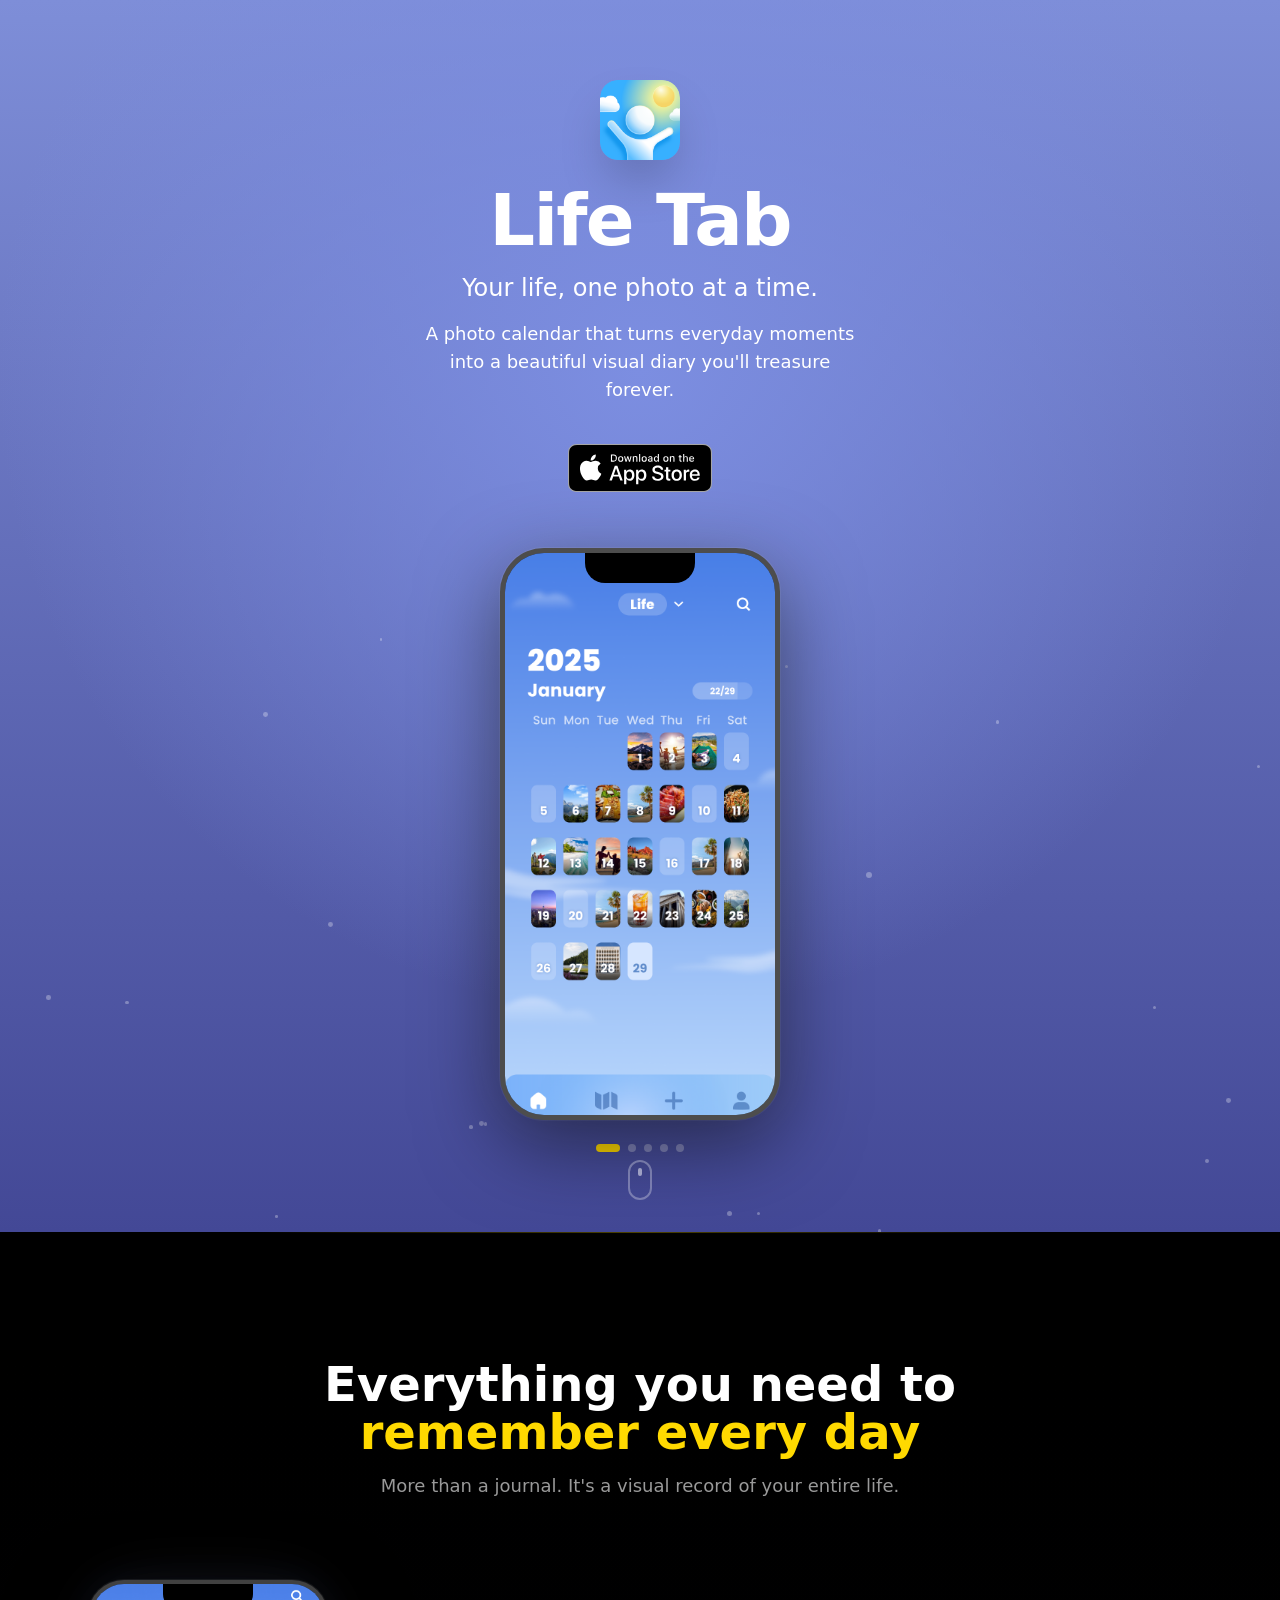
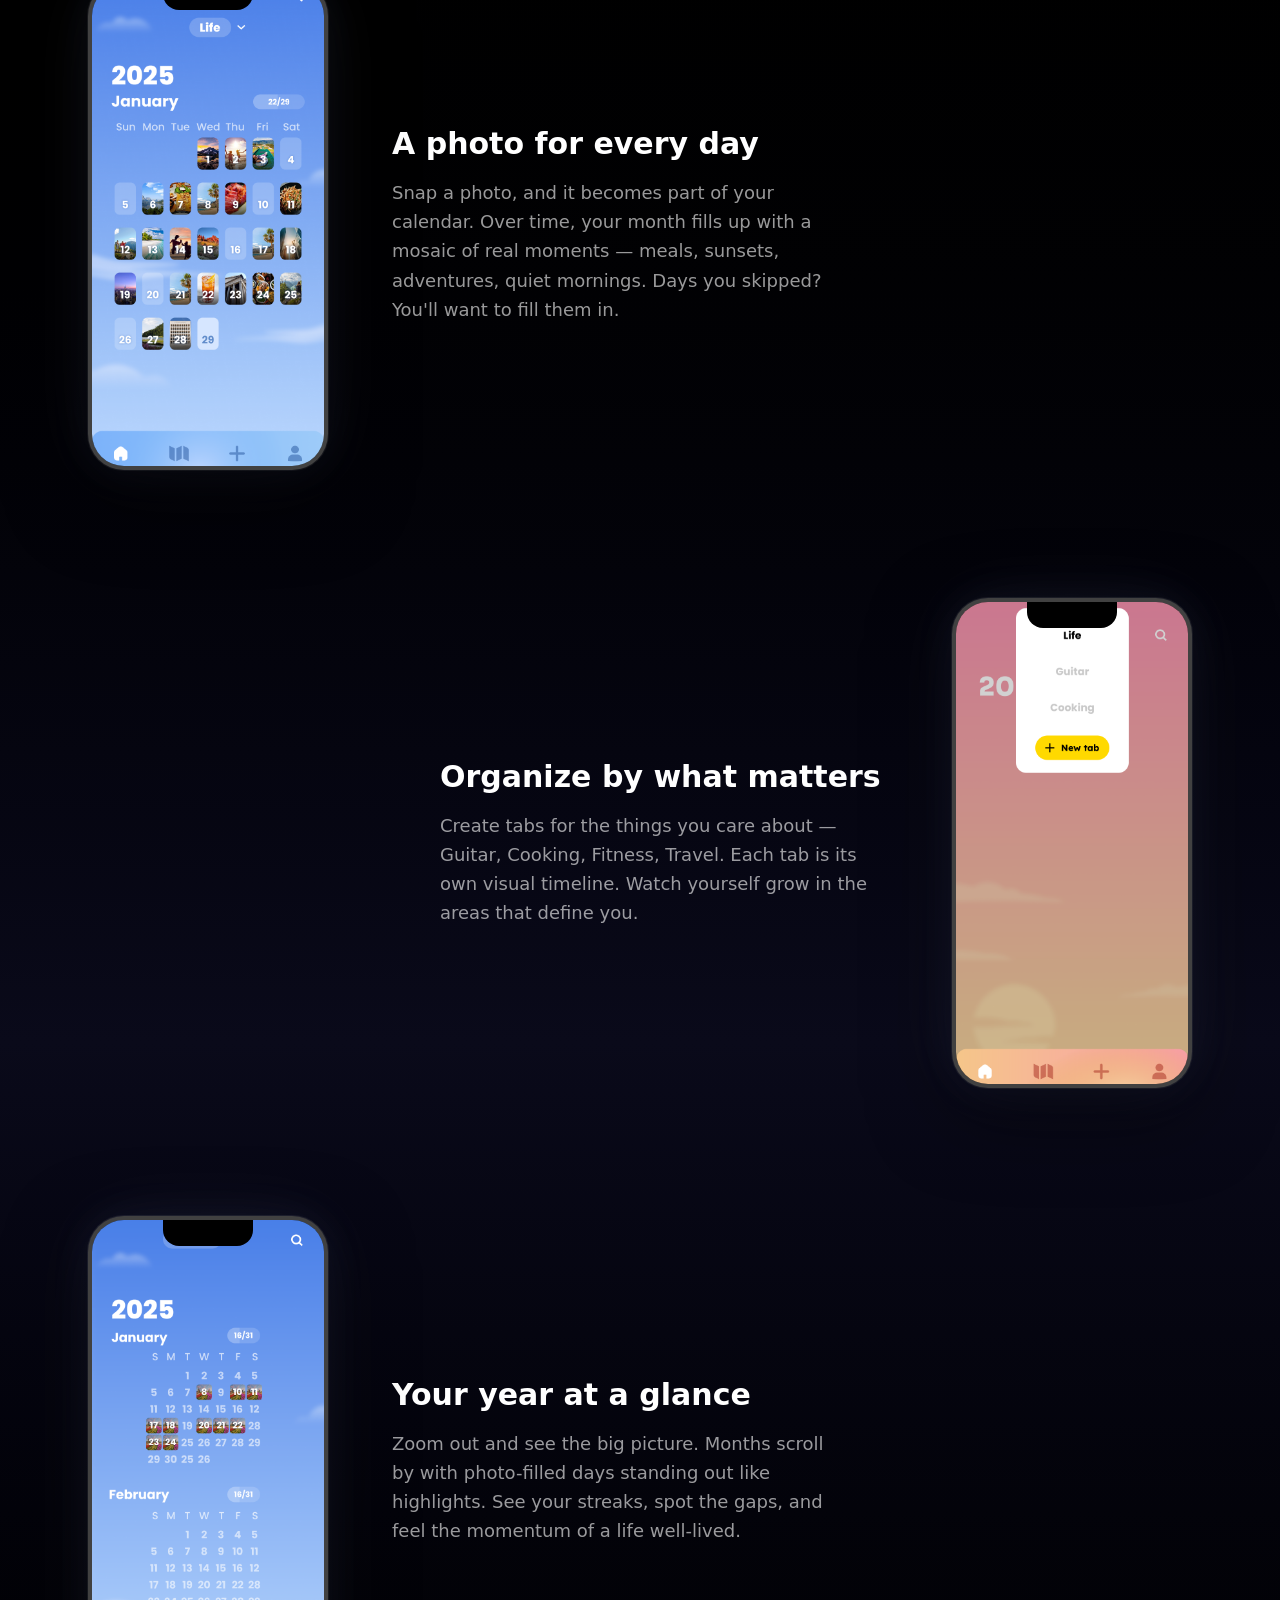
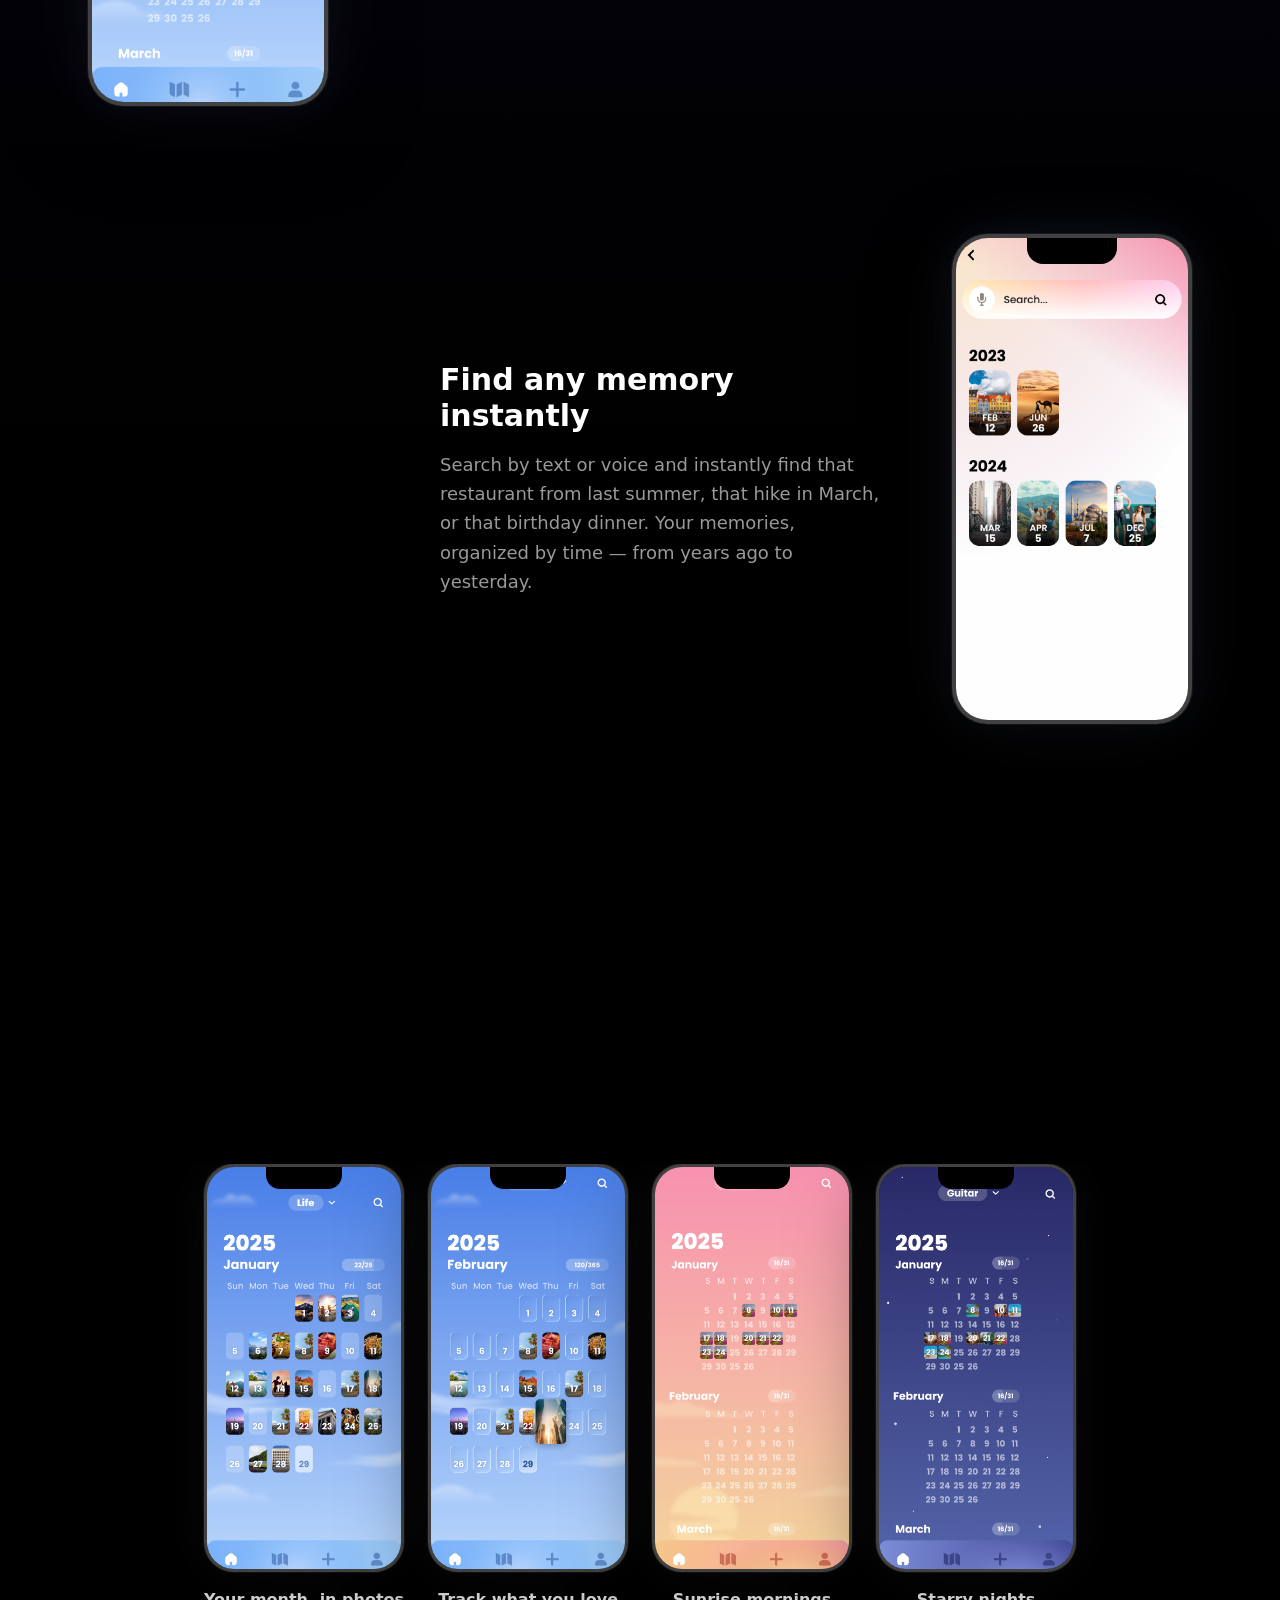
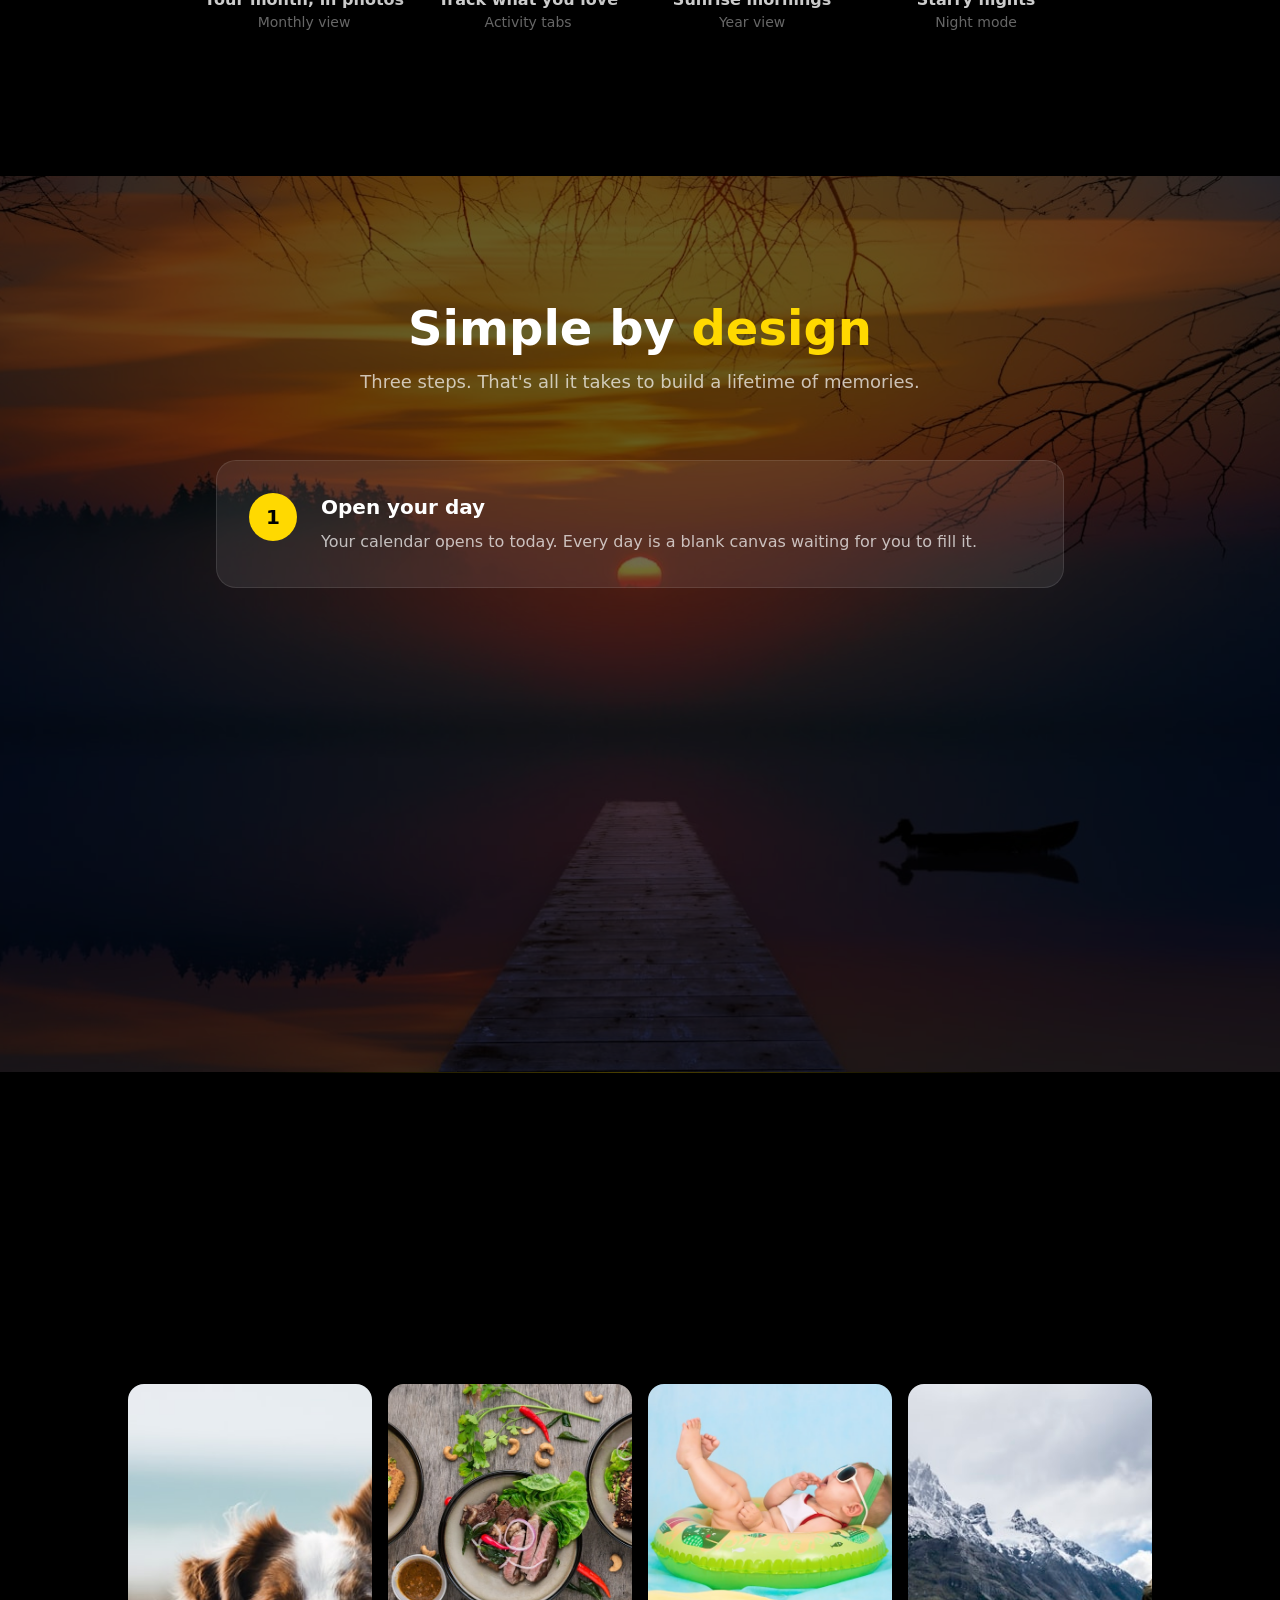
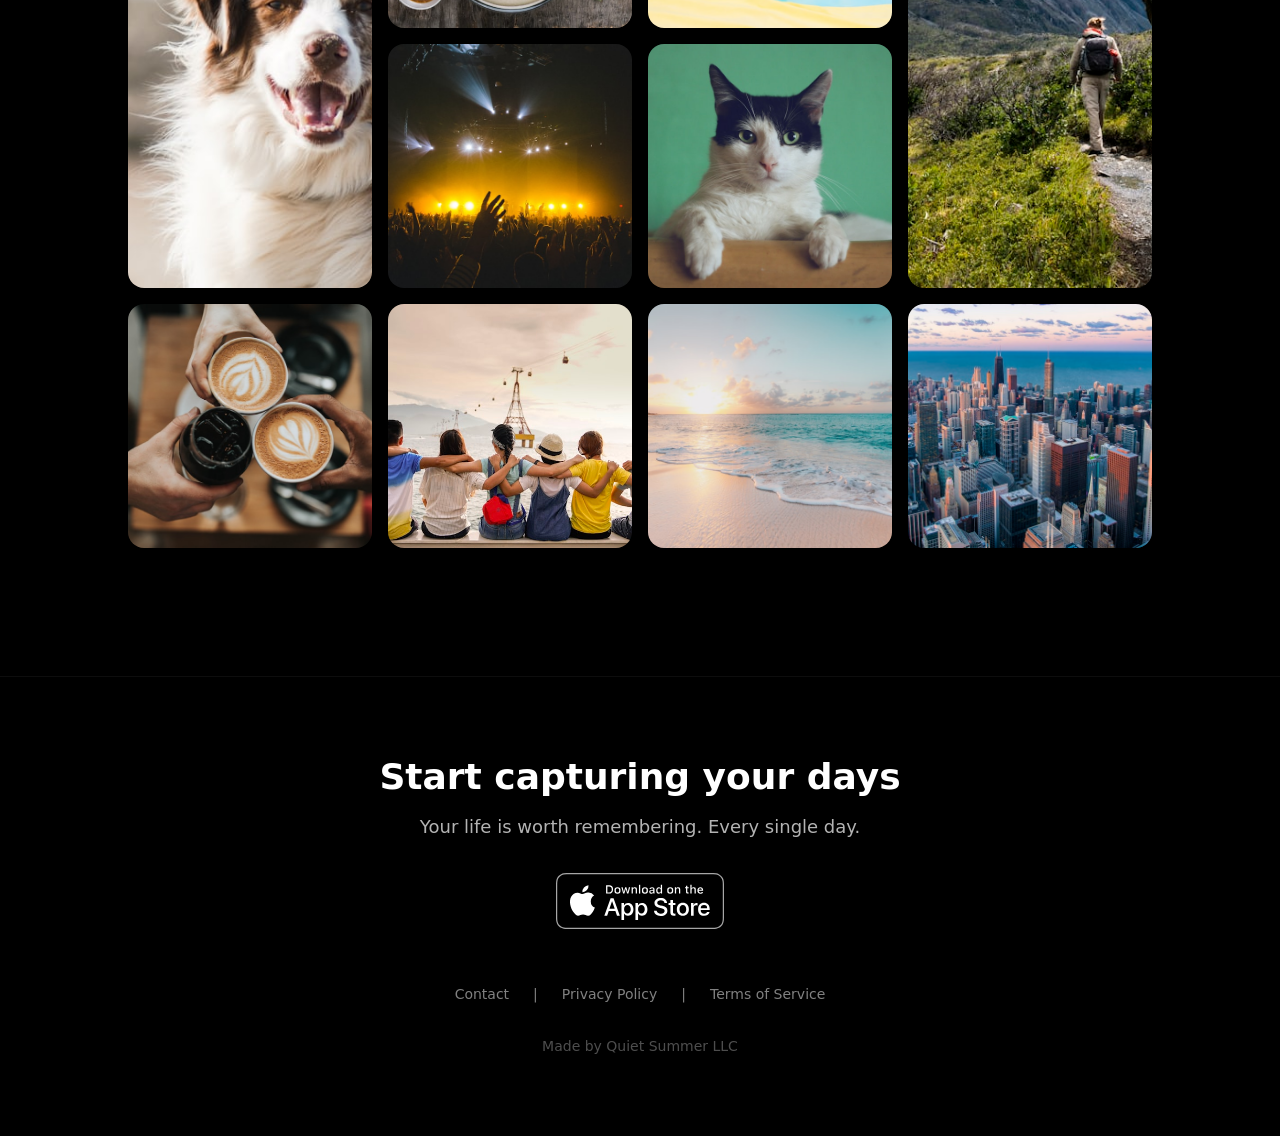
<file: index.html>
<!DOCTYPE html><html lang="en"> <head><meta charset="UTF-8"><meta name="viewport" content="width=device-width, initial-scale=1.0"><meta name="description" content="Life Tab is a beautiful daily journal app. Attach photos, track activities, and relive your favorite memories through an elegant calendar interface."><meta name="theme-color" content="#000000"><!-- Open Graph --><meta property="og:type" content="website"><meta property="og:url" content="https://lifetabsapp.com"><meta property="og:title" content="Life Tab - Capture your days, one tab at a time"><meta property="og:description" content="Life Tab is a beautiful daily journal app. Attach photos, track activities, and relive your favorite memories through an elegant calendar interface."><meta property="og:image" content="https://lifetabsapp.com/images/og-image.png"><!-- Twitter Card --><meta name="twitter:card" content="summary_large_image"><meta name="twitter:title" content="Life Tab - Capture your days, one tab at a time"><meta name="twitter:description" content="Life Tab is a beautiful daily journal app. Attach photos, track activities, and relive your favorite memories through an elegant calendar interface."><meta name="twitter:image" content="https://lifetabsapp.com/images/og-image.png"><!-- Favicon --><link rel="icon" type="image/png" href="/favicon.png"><link rel="apple-touch-icon" href="/images/app-icon.png"><title>Life Tab - Capture your days, one tab at a time</title><link rel="stylesheet" href="/_astro/index.D8pN_MWO.css"></head> <body>  <main> <section id="hero" class="relative min-h-screen flex items-center justify-center overflow-hidden"> <!-- Dynamic gradient background --> <div id="hero-gradient" class="absolute inset-0 gradient-day transition-all duration-1000"></div> <div id="hero-radial" class="absolute inset-0 radial-day glow-pulse transition-all duration-1000"></div> <div id="particles" class="absolute inset-0 pointer-events-none" aria-hidden="true"></div> <!-- Content --> <div class="relative z-10 max-w-6xl mx-auto px-6 pt-12 pb-8 md:py-20 flex flex-col items-center text-center"> <div class="mb-3 md:mb-6 reveal"> <img src="/images/app-icon.png" alt="Life Tab app icon" width="80" height="80" class="w-14 h-14 md:w-20 md:h-20 rounded-[14px] md:rounded-[18px] shadow-2xl"> </div> <h1 class="text-4xl md:text-7xl font-extrabold tracking-tight mb-2 md:mb-4 reveal reveal-delay-1">
Life Tab
</h1> <p class="text-lg md:text-2xl font-medium opacity-90 max-w-xl mb-1 md:mb-4 reveal reveal-delay-2">
Your life, one photo at a time.
</p> <p class="text-sm md:text-lg opacity-60 max-w-md mb-4 md:mb-10 hidden md:block reveal reveal-delay-2">
A photo calendar that turns everyday moments into a beautiful visual diary you'll treasure forever.
</p> <a href="#" id="app-store-link" class="inline-block reveal reveal-delay-3 hover:opacity-80 hover:scale-105 transition-all" aria-label="Download Life Tab on the App Store"> <img src="/app-store-badge.svg" alt="Download on the App Store" class="h-10 md:h-12 w-auto"> </a> <!-- Animated phone mockup - cycles through themes --> <div class="mt-8 md:mt-14 reveal reveal-delay-4"> <div class="iphone-frame iphone-hero mx-auto relative cursor-pointer" id="hero-phone" role="button" tabindex="0" aria-label="Click to see next screen"> <img src="/images/figma/home-monthly-en.png" alt="Life Tab monthly calendar" class="phone-slide active" data-theme="day" loading="eager"> <img src="/images/figma/liquid-glass-1.png" alt="Life Tab with photos" class="phone-slide" data-theme="day" loading="eager"> <img src="/images/figma/home-4.png" alt="Morning theme" class="phone-slide" data-theme="morning" loading="eager"> <img src="/images/figma/home-2.png" alt="Evening theme" class="phone-slide" data-theme="evening" loading="eager"> <img src="/images/figma/home-5.png" alt="Night theme" class="phone-slide" data-theme="night" loading="eager"> </div> <!-- Theme indicator dots --> <div class="flex justify-center gap-2 mt-6" id="hero-dots"> <button class="dot active" data-index="0" aria-label="Slide 1"></button> <button class="dot" data-index="1" aria-label="Slide 2"></button> <button class="dot" data-index="2" aria-label="Slide 3"></button> <button class="dot" data-index="3" aria-label="Slide 4"></button> <button class="dot" data-index="4" aria-label="Slide 5"></button> </div> </div> </div> <!-- Scroll indicator --> <div class="absolute bottom-8 left-1/2 -translate-x-1/2 z-10 reveal reveal-delay-4"> <div class="scroll-indicator"></div> </div> </section> <script type="module">function u(){const t=new Date().getHours(),n=new Date().getMinutes(),e=t+n/60;return e>=7&&e<8.5?"morning":e>=8.5&&e<19?"day":e>=19&&e<20.5?"evening":"night"}function o(t){const n=document.getElementById("hero-gradient"),e=document.getElementById("hero-radial");!n||!e||(["morning","day","evening","night"].forEach(r=>{n.classList.remove(`gradient-${r}`),e.classList.remove(`radial-${r}`)}),n.classList.add(`gradient-${t}`),e.classList.add(`radial-${t}`))}function h(){const t=document.getElementById("particles");if(t)for(let n=0;n<20;n++){const e=document.createElement("div");e.className="particle",e.style.left=`${Math.random()*100}%`,e.style.top=`${50+Math.random()*50}%`,e.style.animationDuration=`${6+Math.random()*8}s`,e.style.animationDelay=`${Math.random()*6}s`,e.style.width=`${2+Math.random()*4}px`,e.style.height=e.style.width,t.appendChild(e)}}const l=document.querySelectorAll(".phone-slide"),c=document.querySelectorAll(".dot");let d=0,a;function m(t){l.forEach((e,r)=>{e.classList.toggle("active",r===t)}),c.forEach((e,r)=>{e.classList.toggle("active",r===t)});const n=l[t]?.dataset.theme||"day";o(n),d=t}function i(){m((d+1)%l.length)}const s=document.getElementById("hero-phone");s&&(s.addEventListener("click",t=>{t.target.classList.contains("dot")||(i(),clearInterval(a),a=setInterval(i,4e3))}),s.addEventListener("keydown",t=>{(t.key==="Enter"||t.key===" ")&&(t.preventDefault(),i(),clearInterval(a),a=setInterval(i,4e3))}));c.forEach(t=>{t.addEventListener("click",()=>{const n=parseInt(t.dataset.index||"0");m(n),clearInterval(a),a=setInterval(i,4e3)})});o(u());h();setTimeout(()=>{a=setInterval(i,4e3)},3e3);</script> <section id="features" class="relative py-24 md:py-32 bg-gradient-to-b from-black via-[#0a0a1a] to-black section-glow"> <div class="max-w-6xl mx-auto px-6"> <!-- Section header --> <div class="text-center mb-20 reveal"> <h2 class="text-3xl md:text-5xl font-bold mb-4">
Everything you need to <br class="hidden md:block"> <span class="text-[#FFD900]">remember every day</span> </h2> <p class="text-lg opacity-60 max-w-2xl mx-auto">
More than a journal. It's a visual record of your entire life.
</p> </div> <!-- Feature rows - alternating layout --> <div class="space-y-24 md:space-y-32"> <div class="feature-row flex flex-col md:flex-row items-center gap-12 md:gap-16 reveal">  <div class="flex-shrink-0"> <div class="iphone-frame iphone-feature mx-auto"> <img src="/images/figma/home-monthly-view.png" alt="Monthly calendar view with photo thumbnails on each day" loading="lazy"> </div> </div>  <div class="text-center md:text-left max-w-md"> <h3 class="text-2xl md:text-3xl font-bold mb-4">A photo for every day</h3> <p class="text-base md:text-lg opacity-60 leading-relaxed">Snap a photo, and it becomes part of your calendar. Over time, your month fills up with a mosaic of real moments — meals, sunsets, adventures, quiet mornings. Days you skipped? You&#39;ll want to fill them in.</p> </div> </div><div class="feature-row flex flex-col md:flex-row-reverse items-center gap-12 md:gap-16 reveal">  <div class="flex-shrink-0"> <div class="iphone-frame iphone-feature mx-auto"> <img src="/images/figma/tabs.png" alt="Activity tabs showing Life, Guitar, and Cooking categories" loading="lazy"> </div> </div>  <div class="text-center md:text-left max-w-md"> <h3 class="text-2xl md:text-3xl font-bold mb-4">Organize by what matters</h3> <p class="text-base md:text-lg opacity-60 leading-relaxed">Create tabs for the things you care about — Guitar, Cooking, Fitness, Travel. Each tab is its own visual timeline. Watch yourself grow in the areas that define you.</p> </div> </div><div class="feature-row flex flex-col md:flex-row items-center gap-12 md:gap-16 reveal">  <div class="flex-shrink-0"> <div class="iphone-frame iphone-feature mx-auto"> <img src="/images/figma/home-3.png" alt="Year overview showing months of January, February and March with photo days highlighted" loading="lazy"> </div> </div>  <div class="text-center md:text-left max-w-md"> <h3 class="text-2xl md:text-3xl font-bold mb-4">Your year at a glance</h3> <p class="text-base md:text-lg opacity-60 leading-relaxed">Zoom out and see the big picture. Months scroll by with photo-filled days standing out like highlights. See your streaks, spot the gaps, and feel the momentum of a life well-lived.</p> </div> </div><div class="feature-row flex flex-col md:flex-row-reverse items-center gap-12 md:gap-16 reveal">  <div class="flex-shrink-0"> <div class="iphone-frame iphone-feature mx-auto"> <img src="/images/figma/search-result.png" alt="Search results showing photo memories organized by year" loading="lazy"> </div> </div>  <div class="text-center md:text-left max-w-md"> <h3 class="text-2xl md:text-3xl font-bold mb-4">Find any memory instantly</h3> <p class="text-base md:text-lg opacity-60 leading-relaxed">Search by text or voice and instantly find that restaurant from last summer, that hike in March, or that birthday dinner. Your memories, organized by time — from years ago to yesterday.</p> </div> </div> </div> </div> </section> <section id="preview" class="relative py-24 md:py-32 bg-black overflow-hidden"> <div class="max-w-6xl mx-auto px-6"> <!-- Section header --> <div class="text-center mb-16 reveal"> <h2 class="text-3xl md:text-5xl font-bold mb-4">
Beautiful at <span class="text-[#FFD900]">every hour</span> </h2> <p class="text-lg opacity-60 max-w-2xl mx-auto">
The background shifts with the time of day. Morning warmth, afternoon blue skies, golden sunsets, starry nights. Your calendar always feels alive.
</p> </div> <!-- Phone carousel --> <div class="carousel md:flex md:justify-center md:flex-wrap md:gap-8 px-4 md:px-0"> <div class="reveal reveal-delay-1 text-center"> <div class="iphone-frame-small iphone-frame"> <img src="/images/figma/home-monthly-en.png" alt="Monthly calendar filled with photo memories" loading="lazy"> </div> <p class="text-base font-semibold mt-4 opacity-80">Your month, in photos</p> <p class="text-sm opacity-40">Monthly view</p> </div><div class="reveal reveal-delay-2 text-center"> <div class="iphone-frame-small iphone-frame"> <img src="/images/figma/liquid-glass-1.png" alt="Guitar tab tracking progress with daily photos" loading="lazy"> </div> <p class="text-base font-semibold mt-4 opacity-80">Track what you love</p> <p class="text-sm opacity-40">Activity tabs</p> </div><div class="reveal reveal-delay-3 text-center"> <div class="iphone-frame-small iphone-frame"> <img src="/images/figma/home-4.png" alt="Year overview with morning sunrise theme" loading="lazy"> </div> <p class="text-base font-semibold mt-4 opacity-80">Sunrise mornings</p> <p class="text-sm opacity-40">Year view</p> </div><div class="reveal reveal-delay-4 text-center"> <div class="iphone-frame-small iphone-frame"> <img src="/images/figma/home-5.png" alt="Year overview with night starry sky theme" loading="lazy"> </div> <p class="text-base font-semibold mt-4 opacity-80">Starry nights</p> <p class="text-sm opacity-40">Night mode</p> </div> </div> </div> </section> <section id="how-it-works" class="relative py-24 md:py-32 overflow-hidden"> <!-- Background image with overlay --> <div class="absolute inset-0"> <img src="/images/stock/sunset-wide.jpg" alt="" class="w-full h-full object-cover" loading="lazy"> <div class="absolute inset-0 bg-black/60"></div> </div> <div class="relative z-10 max-w-4xl mx-auto px-6"> <div class="text-center mb-16 reveal"> <h2 class="text-3xl md:text-5xl font-bold mb-4">
Simple by <span class="text-[#FFD900]">design</span> </h2> <p class="text-lg opacity-70 max-w-2xl mx-auto">
Three steps. That's all it takes to build a lifetime of memories.
</p> </div> <div class="space-y-6"> <div class="glass p-8 flex items-start gap-6 reveal reveal-delay-1"> <div class="step-number">1</div> <div> <h3 class="text-xl font-bold mb-2">Open your day</h3> <p class="text-base opacity-70 leading-relaxed">Your calendar opens to today. Every day is a blank canvas waiting for you to fill it.</p> </div> </div> <div class="glass p-8 flex items-start gap-6 reveal reveal-delay-2"> <div class="step-number">2</div> <div> <h3 class="text-xl font-bold mb-2">Capture the moment</h3> <p class="text-base opacity-70 leading-relaxed">Snap a photo of what made today special. A meal, a sunset, a smile. It takes five seconds.</p> </div> </div> <div class="glass p-8 flex items-start gap-6 reveal reveal-delay-3"> <div class="step-number">3</div> <div> <h3 class="text-xl font-bold mb-2">Watch your story grow</h3> <p class="text-base opacity-70 leading-relaxed">Over weeks and months, your calendar fills up with a mosaic of lived moments. Scroll back to any day and relive it.</p> </div> </div> </div> </div> </section> <!-- Emotional closer with REAL life moments --> <section class="relative py-24 md:py-32 bg-black overflow-hidden section-glow"> <div class="max-w-6xl mx-auto px-6"> <div class="text-center mb-16 reveal"> <h2 class="text-3xl md:text-5xl font-bold mb-4">
These are the moments <span class="text-[#FFD900]">worth keeping</span> </h2> <p class="text-lg opacity-60 max-w-2xl mx-auto">
The first steps. The belly laughs. The meals that became memories. Every photo you take is a day you'll never forget.
</p> </div> <!-- Real photo gallery grid --> <div class="photo-gallery grid grid-cols-2 md:grid-cols-4 gap-3 md:gap-4 max-w-5xl mx-auto reveal reveal-delay-1"> <div class="row-span-2 rounded-2xl overflow-hidden"> <img src="/images/stock/puppy.jpg" alt="Happy dog at the beach" class="w-full h-full object-cover" loading="lazy"> </div> <div class="rounded-2xl overflow-hidden aspect-square"> <img src="/images/stock/food.jpg" alt="Beautiful dinner spread" class="w-full h-full object-cover" loading="lazy"> </div> <div class="rounded-2xl overflow-hidden aspect-square"> <img src="/images/stock/baby-laugh.jpg" alt="Baby laughing in the sun" class="w-full h-full object-cover" loading="lazy"> </div> <div class="row-span-2 rounded-2xl overflow-hidden"> <img src="/images/stock/hiking.jpg" alt="Hiking through mountains" class="w-full h-full object-cover" loading="lazy"> </div> <div class="rounded-2xl overflow-hidden aspect-square"> <img src="/images/stock/concert.jpg" alt="Hands up at a concert" class="w-full h-full object-cover" loading="lazy"> </div> <div class="rounded-2xl overflow-hidden aspect-square"> <img src="/images/stock/cat.jpg" alt="Cat posing for the camera" class="w-full h-full object-cover" loading="lazy"> </div> <div class="rounded-2xl overflow-hidden aspect-square"> <img src="/images/stock/coffee.jpg" alt="Morning coffee with latte art" class="w-full h-full object-cover" loading="lazy"> </div> <div class="rounded-2xl overflow-hidden aspect-square"> <img src="/images/stock/friends-dinner.jpg" alt="Friends together on a trip" class="w-full h-full object-cover" loading="lazy"> </div> <div class="rounded-2xl overflow-hidden aspect-square"> <img src="/images/stock/beach-sunset.jpg" alt="Beach at sunset" class="w-full h-full object-cover" loading="lazy"> </div> <div class="rounded-2xl overflow-hidden aspect-square"> <img src="/images/stock/city-dusk.jpg" alt="City skyline at dusk" class="w-full h-full object-cover" loading="lazy"> </div> </div> </div> </section> <footer class="relative py-20 bg-black border-t border-white/5"> <div class="max-w-4xl mx-auto px-6 text-center"> <!-- Final CTA --> <div class="mb-12 reveal"> <h2 class="text-3xl md:text-4xl font-bold mb-4">
Start capturing your days
</h2> <p class="text-lg opacity-70 mb-8">
Your life is worth remembering. Every single day.
</p> <a href="#" id="app-store-link-footer" class="inline-block hover:opacity-80 hover:scale-105 transition-all" aria-label="Download Life Tab on the App Store"> <img src="/app-store-badge.svg" alt="Download on the App Store" class="h-12 md:h-14 w-auto mx-auto"> </a> </div> <!-- Links --> <div class="flex flex-wrap items-center justify-center gap-6 text-sm opacity-50 mb-8"> <a href="mailto:info@quietsummerllc.com" class="hover:opacity-100 transition-opacity">
Contact
</a> <span class="hidden sm:inline">|</span> <a href="/privacy" class="hover:opacity-100 transition-opacity">
Privacy Policy
</a> <span class="hidden sm:inline">|</span> <a href="/terms" class="hover:opacity-100 transition-opacity">
Terms of Service
</a> </div> <!-- Company --> <p class="text-sm opacity-30">
Made by Quiet Summer LLC
</p> </div> </footer> </main>  <!-- Scroll reveal observer --> <script type="module">const s=new IntersectionObserver(e=>{e.forEach(r=>{r.isIntersecting&&r.target.classList.add("visible")})},{threshold:.1,rootMargin:"0px 0px -40px 0px"});document.querySelectorAll(".reveal, .reveal-scale").forEach(e=>s.observe(e));</script> </body> </html>
</file>
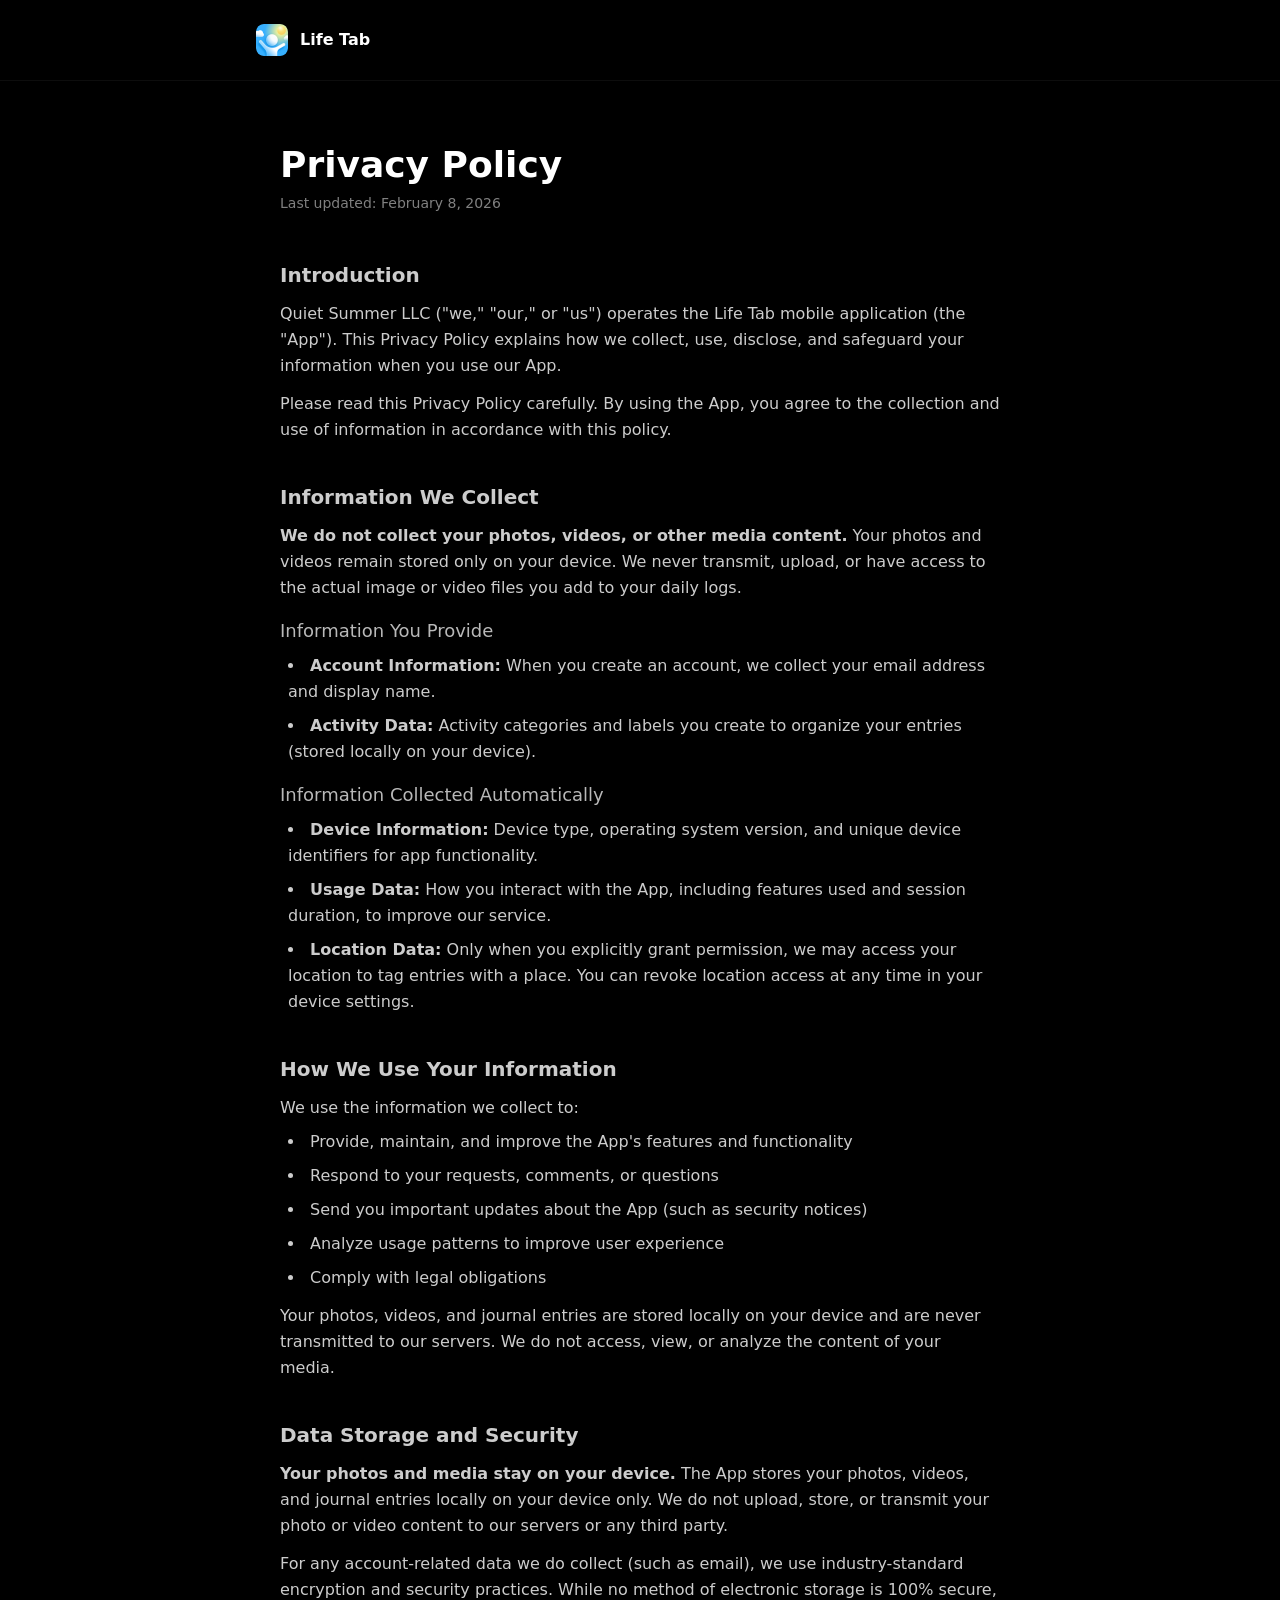
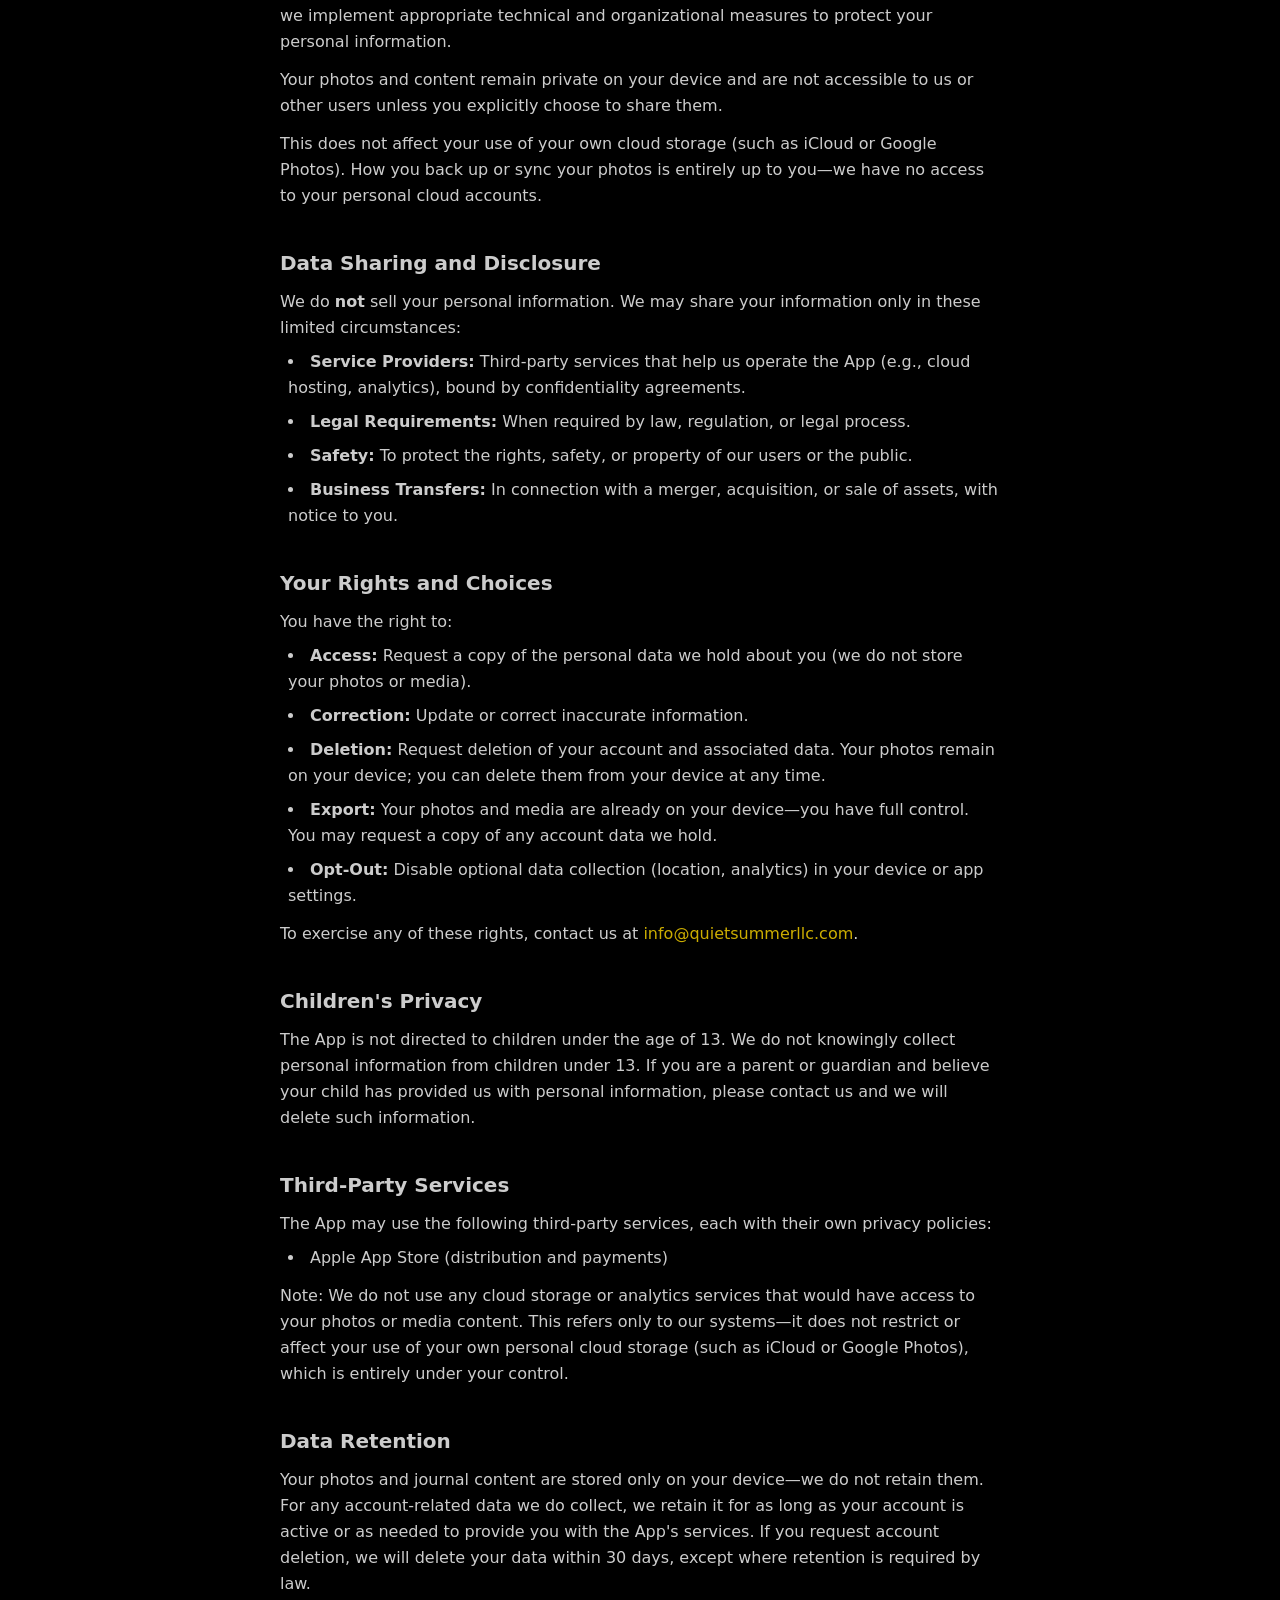
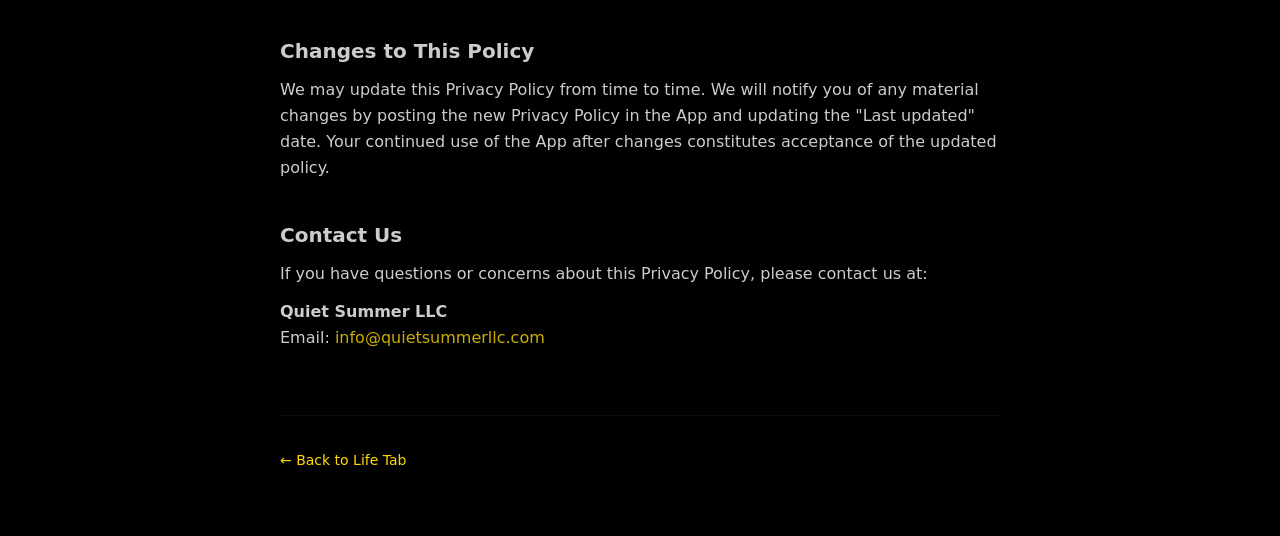
<file: privacy/index.html>
<!DOCTYPE html><html lang="en"> <head><meta charset="UTF-8"><meta name="viewport" content="width=device-width, initial-scale=1.0"><meta name="description" content="Privacy Policy for the Life Tab app by Quiet Summer LLC."><meta name="theme-color" content="#000000"><!-- Open Graph --><meta property="og:type" content="website"><meta property="og:url" content="https://lifetabsapp.com"><meta property="og:title" content="Privacy Policy - Life Tab"><meta property="og:description" content="Privacy Policy for the Life Tab app by Quiet Summer LLC."><meta property="og:image" content="https://lifetabsapp.com/images/og-image.png"><!-- Twitter Card --><meta name="twitter:card" content="summary_large_image"><meta name="twitter:title" content="Privacy Policy - Life Tab"><meta name="twitter:description" content="Privacy Policy for the Life Tab app by Quiet Summer LLC."><meta name="twitter:image" content="https://lifetabsapp.com/images/og-image.png"><!-- Favicon --><link rel="icon" type="image/png" href="/favicon.png"><link rel="apple-touch-icon" href="/images/app-icon.png"><title>Privacy Policy - Life Tab</title><link rel="stylesheet" href="/_astro/index.D8pN_MWO.css"></head> <body>  <div class="min-h-screen bg-black text-white"> <!-- Header --> <header class="py-6 px-6 border-b border-white/5"> <div class="max-w-3xl mx-auto flex items-center gap-3"> <a href="/" class="flex items-center gap-3 hover:opacity-80 transition-opacity"> <img src="/images/app-icon.png" alt="Life Tab" class="w-8 h-8 rounded-lg"> <span class="font-semibold">Life Tab</span> </a> </div> </header> <!-- Content --> <main class="max-w-3xl mx-auto px-6 py-16"> <h1 class="text-4xl font-bold mb-2">Privacy Policy</h1> <p class="text-sm opacity-50 mb-12">Last updated: February 8, 2026</p> <div class="space-y-10 text-base leading-relaxed opacity-80"> <section> <h2 class="text-xl font-semibold text-white opacity-100 mb-3">Introduction</h2> <p>
Quiet Summer LLC ("we," "our," or "us") operates the Life Tab mobile application
            (the "App"). This Privacy Policy explains how we collect, use, disclose, and
            safeguard your information when you use our App.
</p> <p class="mt-3">
Please read this Privacy Policy carefully. By using the App, you agree to the
            collection and use of information in accordance with this policy.
</p> </section> <section> <h2 class="text-xl font-semibold text-white opacity-100 mb-3">Information We Collect</h2> <p class="mb-4"> <strong>We do not collect your photos, videos, or other media content.</strong> Your photos
            and videos remain stored only on your device. We never transmit, upload, or have access
            to the actual image or video files you add to your daily logs.
</p> <h3 class="text-lg font-medium mt-4 mb-2 opacity-90">Information You Provide</h3> <ul class="list-disc list-inside space-y-2 ml-2"> <li><strong>Account Information:</strong> When you create an account, we collect your email address and display name.</li> <li><strong>Activity Data:</strong> Activity categories and labels you create to organize your entries (stored locally on your device).</li> </ul> <h3 class="text-lg font-medium mt-4 mb-2 opacity-90">Information Collected Automatically</h3> <ul class="list-disc list-inside space-y-2 ml-2"> <li><strong>Device Information:</strong> Device type, operating system version, and unique device identifiers for app functionality.</li> <li><strong>Usage Data:</strong> How you interact with the App, including features used and session duration, to improve our service.</li> <li><strong>Location Data:</strong> Only when you explicitly grant permission, we may access your location to tag entries with a place. You can revoke location access at any time in your device settings.</li> </ul> </section> <section> <h2 class="text-xl font-semibold text-white opacity-100 mb-3">How We Use Your Information</h2> <p>We use the information we collect to:</p> <ul class="list-disc list-inside space-y-2 ml-2 mt-2"> <li>Provide, maintain, and improve the App's features and functionality</li> <li>Respond to your requests, comments, or questions</li> <li>Send you important updates about the App (such as security notices)</li> <li>Analyze usage patterns to improve user experience</li> <li>Comply with legal obligations</li> </ul> <p class="mt-3">
Your photos, videos, and journal entries are stored locally on your device and are never
            transmitted to our servers. We do not access, view, or analyze the content of your media.
</p> </section> <section> <h2 class="text-xl font-semibold text-white opacity-100 mb-3">Data Storage and Security</h2> <p> <strong>Your photos and media stay on your device.</strong> The App stores your photos,
            videos, and journal entries locally on your device only. We do not upload, store, or
            transmit your photo or video content to our servers or any third party.
</p> <p class="mt-3">
For any account-related data we do collect (such as email), we use industry-standard
            encryption and security practices. While no method of electronic storage is 100% secure,
            we implement appropriate technical and organizational measures to protect your personal
            information.
</p> <p class="mt-3">
Your photos and content remain private on your device and are not accessible to us or
            other users unless you explicitly choose to share them.
</p> <p class="mt-3">
This does not affect your use of your own cloud storage (such as iCloud or Google Photos).
            How you back up or sync your photos is entirely up to you—we have no access to your
            personal cloud accounts.
</p> </section> <section> <h2 class="text-xl font-semibold text-white opacity-100 mb-3">Data Sharing and Disclosure</h2> <p>We do <strong>not</strong> sell your personal information. We may share your information only in these limited circumstances:</p> <ul class="list-disc list-inside space-y-2 ml-2 mt-2"> <li><strong>Service Providers:</strong> Third-party services that help us operate the App (e.g., cloud hosting, analytics), bound by confidentiality agreements.</li> <li><strong>Legal Requirements:</strong> When required by law, regulation, or legal process.</li> <li><strong>Safety:</strong> To protect the rights, safety, or property of our users or the public.</li> <li><strong>Business Transfers:</strong> In connection with a merger, acquisition, or sale of assets, with notice to you.</li> </ul> </section> <section> <h2 class="text-xl font-semibold text-white opacity-100 mb-3">Your Rights and Choices</h2> <p>You have the right to:</p> <ul class="list-disc list-inside space-y-2 ml-2 mt-2"> <li><strong>Access:</strong> Request a copy of the personal data we hold about you (we do not store your photos or media).</li> <li><strong>Correction:</strong> Update or correct inaccurate information.</li> <li><strong>Deletion:</strong> Request deletion of your account and associated data. Your photos remain on your device; you can delete them from your device at any time.</li> <li><strong>Export:</strong> Your photos and media are already on your device—you have full control. You may request a copy of any account data we hold.</li> <li><strong>Opt-Out:</strong> Disable optional data collection (location, analytics) in your device or app settings.</li> </ul> <p class="mt-3">
To exercise any of these rights, contact us at
<a href="mailto:info@quietsummerllc.com" class="text-[#FFD900] hover:underline">info@quietsummerllc.com</a>.
</p> </section> <section> <h2 class="text-xl font-semibold text-white opacity-100 mb-3">Children's Privacy</h2> <p>
The App is not directed to children under the age of 13. We do not knowingly collect
            personal information from children under 13. If you are a parent or guardian and
            believe your child has provided us with personal information, please contact us
            and we will delete such information.
</p> </section> <section> <h2 class="text-xl font-semibold text-white opacity-100 mb-3">Third-Party Services</h2> <p>
The App may use the following third-party services, each with their own privacy policies:
</p> <ul class="list-disc list-inside space-y-2 ml-2 mt-2"> <li>Apple App Store (distribution and payments)</li> </ul> <p class="mt-3">
Note: We do not use any cloud storage or analytics services that would have access to
            your photos or media content. This refers only to our systems—it does not restrict or
            affect your use of your own personal cloud storage (such as iCloud or Google Photos),
            which is entirely under your control.
</p> </section> <section> <h2 class="text-xl font-semibold text-white opacity-100 mb-3">Data Retention</h2> <p>
Your photos and journal content are stored only on your device—we do not retain them.
            For any account-related data we do collect, we retain it for as long as your account is
            active or as needed to provide you with the App's services. If you request account
            deletion, we will delete your data within 30 days, except where retention is required by law.
</p> </section> <section> <h2 class="text-xl font-semibold text-white opacity-100 mb-3">Changes to This Policy</h2> <p>
We may update this Privacy Policy from time to time. We will notify you of any
            material changes by posting the new Privacy Policy in the App and updating the
            "Last updated" date. Your continued use of the App after changes constitutes
            acceptance of the updated policy.
</p> </section> <section> <h2 class="text-xl font-semibold text-white opacity-100 mb-3">Contact Us</h2> <p>
If you have questions or concerns about this Privacy Policy, please contact us at:
</p> <p class="mt-3"> <strong>Quiet Summer LLC</strong><br>
Email: <a href="mailto:info@quietsummerllc.com" class="text-[#FFD900] hover:underline">info@quietsummerllc.com</a> </p> </section> </div> <!-- Back link --> <div class="mt-16 pt-8 border-t border-white/5"> <a href="/" class="text-[#FFD900] hover:underline text-sm">&larr; Back to Life Tab</a> </div> </main> </div>  <!-- Scroll reveal observer --> <script type="module">const s=new IntersectionObserver(e=>{e.forEach(r=>{r.isIntersecting&&r.target.classList.add("visible")})},{threshold:.1,rootMargin:"0px 0px -40px 0px"});document.querySelectorAll(".reveal, .reveal-scale").forEach(e=>s.observe(e));</script> </body> </html>
</file>
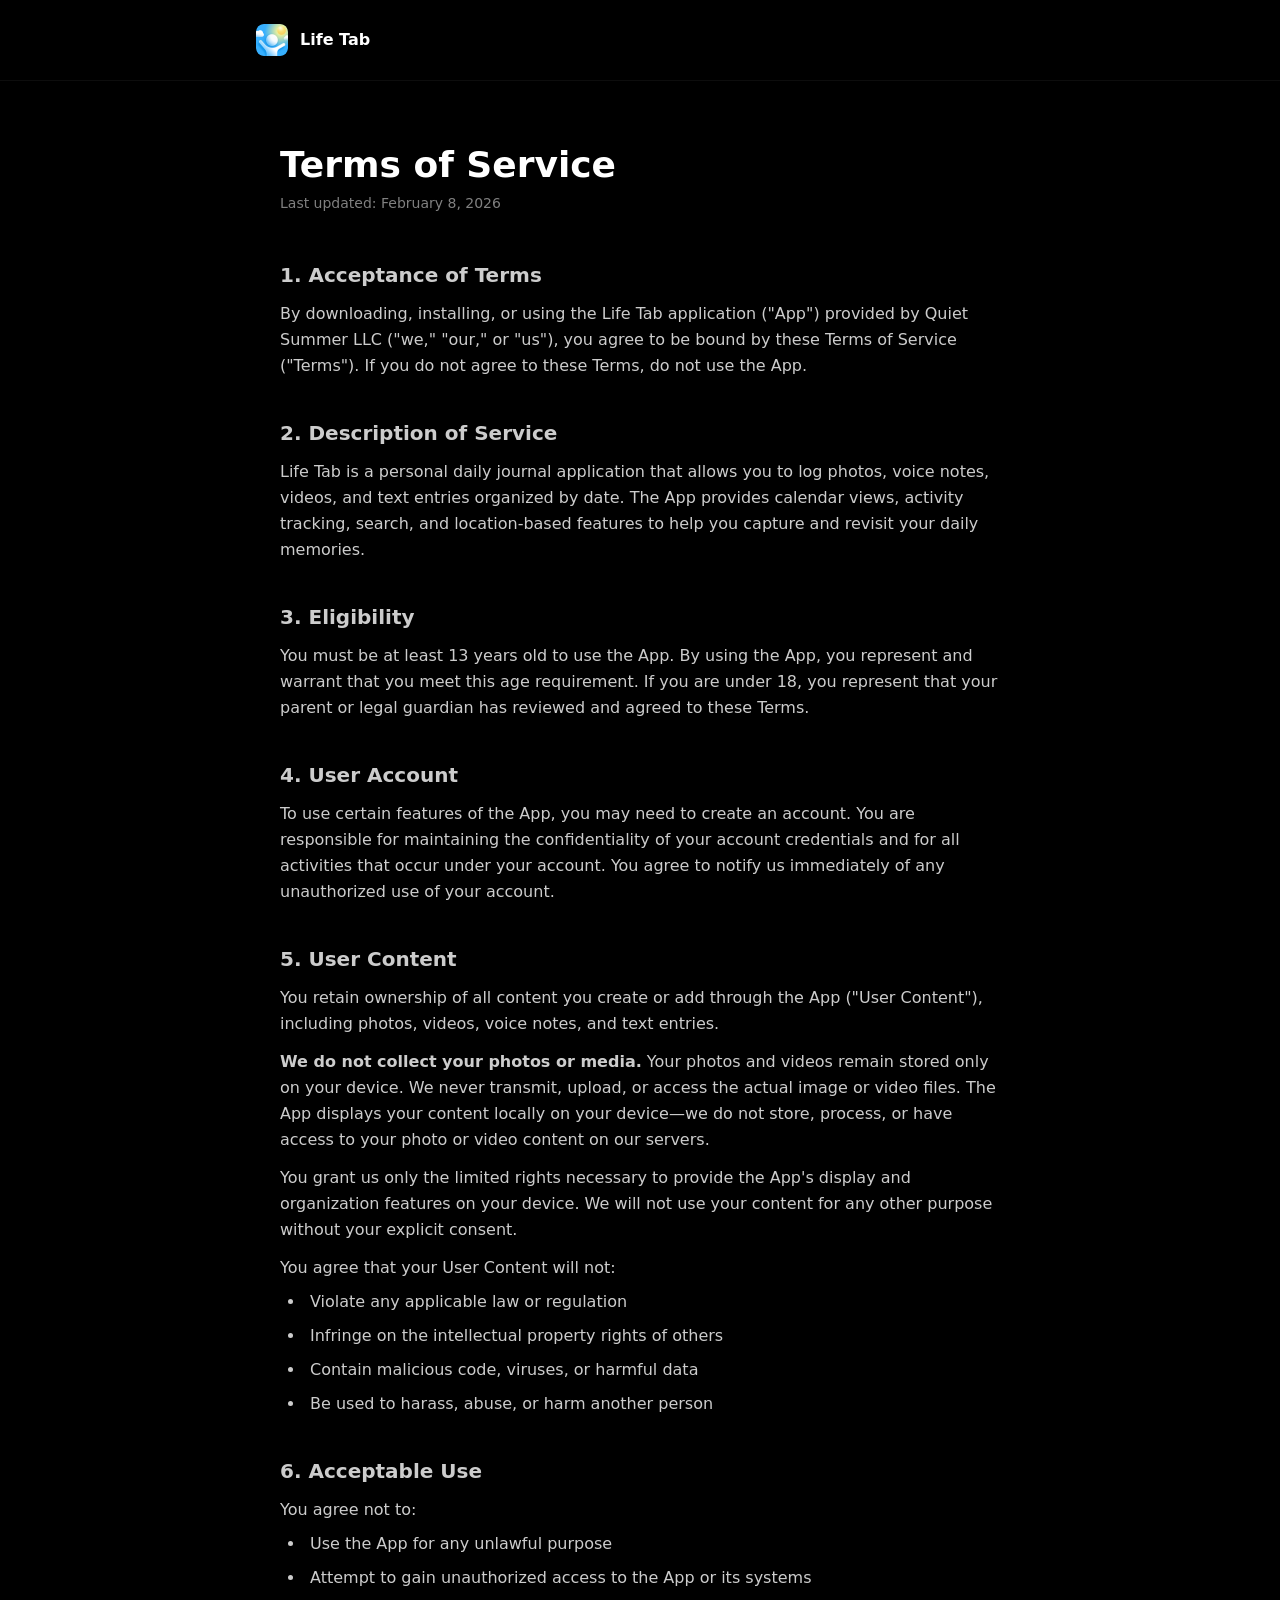
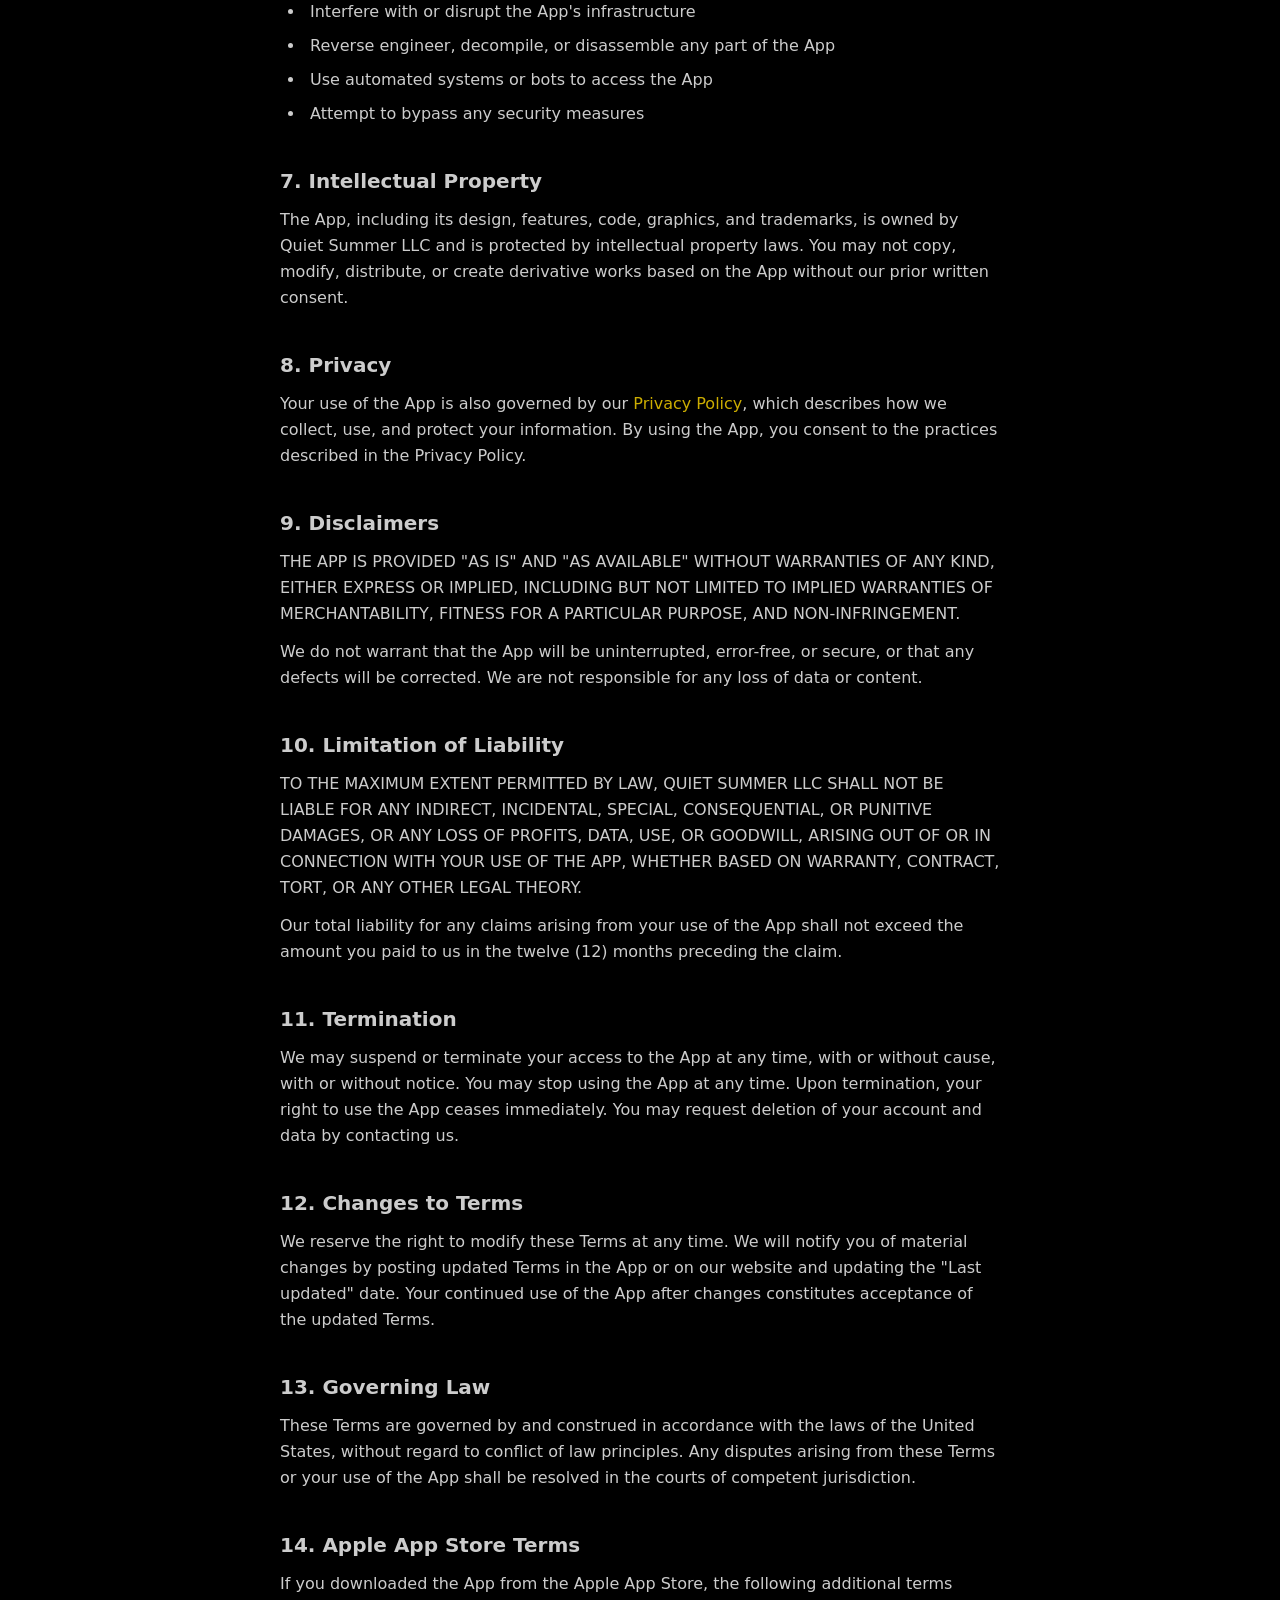
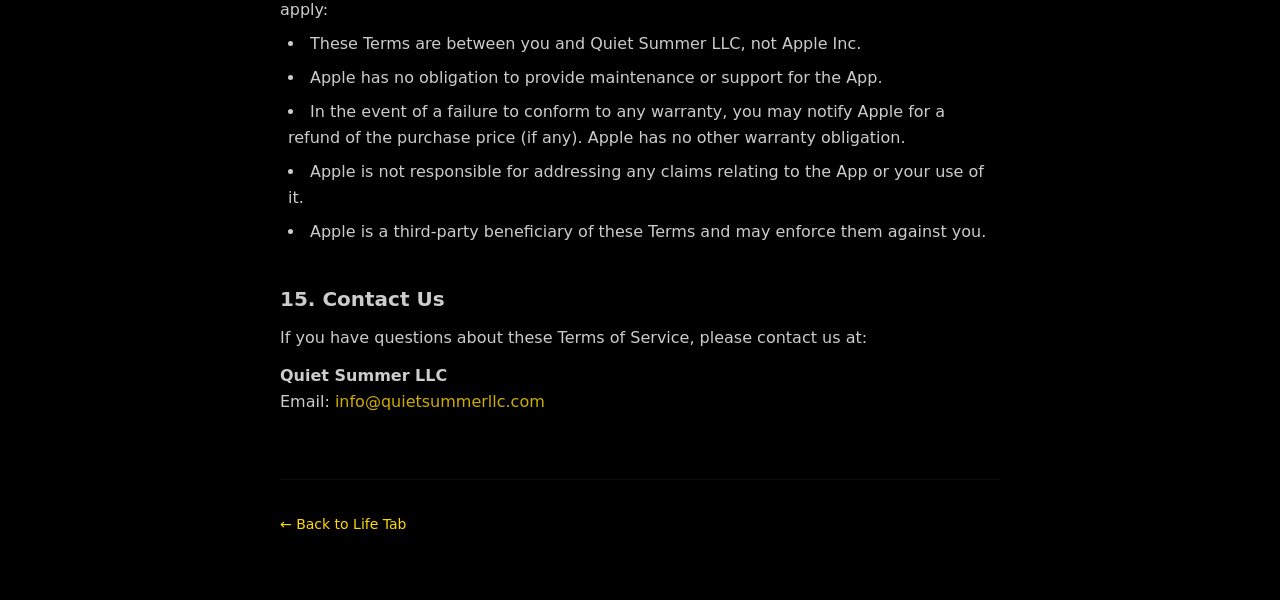
<file: terms/index.html>
<!DOCTYPE html><html lang="en"> <head><meta charset="UTF-8"><meta name="viewport" content="width=device-width, initial-scale=1.0"><meta name="description" content="Terms of Service for the Life Tab app by Quiet Summer LLC."><meta name="theme-color" content="#000000"><!-- Open Graph --><meta property="og:type" content="website"><meta property="og:url" content="https://lifetabsapp.com"><meta property="og:title" content="Terms of Service - Life Tab"><meta property="og:description" content="Terms of Service for the Life Tab app by Quiet Summer LLC."><meta property="og:image" content="https://lifetabsapp.com/images/og-image.png"><!-- Twitter Card --><meta name="twitter:card" content="summary_large_image"><meta name="twitter:title" content="Terms of Service - Life Tab"><meta name="twitter:description" content="Terms of Service for the Life Tab app by Quiet Summer LLC."><meta name="twitter:image" content="https://lifetabsapp.com/images/og-image.png"><!-- Favicon --><link rel="icon" type="image/png" href="/favicon.png"><link rel="apple-touch-icon" href="/images/app-icon.png"><title>Terms of Service - Life Tab</title><link rel="stylesheet" href="/_astro/index.D8pN_MWO.css"></head> <body>  <div class="min-h-screen bg-black text-white"> <!-- Header --> <header class="py-6 px-6 border-b border-white/5"> <div class="max-w-3xl mx-auto flex items-center gap-3"> <a href="/" class="flex items-center gap-3 hover:opacity-80 transition-opacity"> <img src="/images/app-icon.png" alt="Life Tab" class="w-8 h-8 rounded-lg"> <span class="font-semibold">Life Tab</span> </a> </div> </header> <!-- Content --> <main class="max-w-3xl mx-auto px-6 py-16"> <h1 class="text-4xl font-bold mb-2">Terms of Service</h1> <p class="text-sm opacity-50 mb-12">Last updated: February 8, 2026</p> <div class="space-y-10 text-base leading-relaxed opacity-80"> <section> <h2 class="text-xl font-semibold text-white opacity-100 mb-3">1. Acceptance of Terms</h2> <p>
By downloading, installing, or using the Life Tab application ("App") provided by
            Quiet Summer LLC ("we," "our," or "us"), you agree to be bound by these Terms of
            Service ("Terms"). If you do not agree to these Terms, do not use the App.
</p> </section> <section> <h2 class="text-xl font-semibold text-white opacity-100 mb-3">2. Description of Service</h2> <p>
Life Tab is a personal daily journal application that allows you to log photos,
            voice notes, videos, and text entries organized by date. The App provides calendar views,
            activity tracking, search, and location-based features to help you capture and
            revisit your daily memories.
</p> </section> <section> <h2 class="text-xl font-semibold text-white opacity-100 mb-3">3. Eligibility</h2> <p>
You must be at least 13 years old to use the App. By using the App, you represent
            and warrant that you meet this age requirement. If you are under 18, you represent
            that your parent or legal guardian has reviewed and agreed to these Terms.
</p> </section> <section> <h2 class="text-xl font-semibold text-white opacity-100 mb-3">4. User Account</h2> <p>
To use certain features of the App, you may need to create an account. You are
            responsible for maintaining the confidentiality of your account credentials and
            for all activities that occur under your account. You agree to notify us immediately
            of any unauthorized use of your account.
</p> </section> <section> <h2 class="text-xl font-semibold text-white opacity-100 mb-3">5. User Content</h2> <p>
You retain ownership of all content you create or add through the App ("User Content"),
            including photos, videos, voice notes, and text entries.
</p> <p class="mt-3"> <strong>We do not collect your photos or media.</strong> Your photos and videos remain
            stored only on your device. We never transmit, upload, or access the actual image or
            video files. The App displays your content locally on your device—we do not store,
            process, or have access to your photo or video content on our servers.
</p> <p class="mt-3">
You grant us only the limited rights necessary to provide the App's display and
            organization features on your device. We will not use your content for any other purpose
            without your explicit consent.
</p> <p class="mt-3">You agree that your User Content will not:</p> <ul class="list-disc list-inside space-y-2 ml-2 mt-2"> <li>Violate any applicable law or regulation</li> <li>Infringe on the intellectual property rights of others</li> <li>Contain malicious code, viruses, or harmful data</li> <li>Be used to harass, abuse, or harm another person</li> </ul> </section> <section> <h2 class="text-xl font-semibold text-white opacity-100 mb-3">6. Acceptable Use</h2> <p>You agree not to:</p> <ul class="list-disc list-inside space-y-2 ml-2 mt-2"> <li>Use the App for any unlawful purpose</li> <li>Attempt to gain unauthorized access to the App or its systems</li> <li>Interfere with or disrupt the App's infrastructure</li> <li>Reverse engineer, decompile, or disassemble any part of the App</li> <li>Use automated systems or bots to access the App</li> <li>Attempt to bypass any security measures</li> </ul> </section> <section> <h2 class="text-xl font-semibold text-white opacity-100 mb-3">7. Intellectual Property</h2> <p>
The App, including its design, features, code, graphics, and trademarks, is owned
            by Quiet Summer LLC and is protected by intellectual property laws. You may not
            copy, modify, distribute, or create derivative works based on the App without
            our prior written consent.
</p> </section> <section> <h2 class="text-xl font-semibold text-white opacity-100 mb-3">8. Privacy</h2> <p>
Your use of the App is also governed by our
<a href="/privacy" class="text-[#FFD900] hover:underline">Privacy Policy</a>,
            which describes how we collect, use, and protect your information. By using the App,
            you consent to the practices described in the Privacy Policy.
</p> </section> <section> <h2 class="text-xl font-semibold text-white opacity-100 mb-3">9. Disclaimers</h2> <p>
THE APP IS PROVIDED "AS IS" AND "AS AVAILABLE" WITHOUT WARRANTIES OF ANY KIND,
            EITHER EXPRESS OR IMPLIED, INCLUDING BUT NOT LIMITED TO IMPLIED WARRANTIES OF
            MERCHANTABILITY, FITNESS FOR A PARTICULAR PURPOSE, AND NON-INFRINGEMENT.
</p> <p class="mt-3">
We do not warrant that the App will be uninterrupted, error-free, or secure, or
            that any defects will be corrected. We are not responsible for any loss of data
            or content.
</p> </section> <section> <h2 class="text-xl font-semibold text-white opacity-100 mb-3">10. Limitation of Liability</h2> <p>
TO THE MAXIMUM EXTENT PERMITTED BY LAW, QUIET SUMMER LLC SHALL NOT BE LIABLE FOR
            ANY INDIRECT, INCIDENTAL, SPECIAL, CONSEQUENTIAL, OR PUNITIVE DAMAGES, OR ANY LOSS
            OF PROFITS, DATA, USE, OR GOODWILL, ARISING OUT OF OR IN CONNECTION WITH YOUR USE
            OF THE APP, WHETHER BASED ON WARRANTY, CONTRACT, TORT, OR ANY OTHER LEGAL THEORY.
</p> <p class="mt-3">
Our total liability for any claims arising from your use of the App shall not
            exceed the amount you paid to us in the twelve (12) months preceding the claim.
</p> </section> <section> <h2 class="text-xl font-semibold text-white opacity-100 mb-3">11. Termination</h2> <p>
We may suspend or terminate your access to the App at any time, with or without cause,
            with or without notice. You may stop using the App at any time. Upon termination,
            your right to use the App ceases immediately. You may request deletion of your
            account and data by contacting us.
</p> </section> <section> <h2 class="text-xl font-semibold text-white opacity-100 mb-3">12. Changes to Terms</h2> <p>
We reserve the right to modify these Terms at any time. We will notify you of
            material changes by posting updated Terms in the App or on our website and updating
            the "Last updated" date. Your continued use of the App after changes constitutes
            acceptance of the updated Terms.
</p> </section> <section> <h2 class="text-xl font-semibold text-white opacity-100 mb-3">13. Governing Law</h2> <p>
These Terms are governed by and construed in accordance with the laws of the
            United States, without regard to conflict of law principles. Any disputes arising
            from these Terms or your use of the App shall be resolved in the courts of competent
            jurisdiction.
</p> </section> <section> <h2 class="text-xl font-semibold text-white opacity-100 mb-3">14. Apple App Store Terms</h2> <p>
If you downloaded the App from the Apple App Store, the following additional terms apply:
</p> <ul class="list-disc list-inside space-y-2 ml-2 mt-2"> <li>These Terms are between you and Quiet Summer LLC, not Apple Inc.</li> <li>Apple has no obligation to provide maintenance or support for the App.</li> <li>In the event of a failure to conform to any warranty, you may notify Apple for a refund of the purchase price (if any). Apple has no other warranty obligation.</li> <li>Apple is not responsible for addressing any claims relating to the App or your use of it.</li> <li>Apple is a third-party beneficiary of these Terms and may enforce them against you.</li> </ul> </section> <section> <h2 class="text-xl font-semibold text-white opacity-100 mb-3">15. Contact Us</h2> <p>
If you have questions about these Terms of Service, please contact us at:
</p> <p class="mt-3"> <strong>Quiet Summer LLC</strong><br>
Email: <a href="mailto:info@quietsummerllc.com" class="text-[#FFD900] hover:underline">info@quietsummerllc.com</a> </p> </section> </div> <!-- Back link --> <div class="mt-16 pt-8 border-t border-white/5"> <a href="/" class="text-[#FFD900] hover:underline text-sm">&larr; Back to Life Tab</a> </div> </main> </div>  <!-- Scroll reveal observer --> <script type="module">const s=new IntersectionObserver(e=>{e.forEach(r=>{r.isIntersecting&&r.target.classList.add("visible")})},{threshold:.1,rootMargin:"0px 0px -40px 0px"});document.querySelectorAll(".reveal, .reveal-scale").forEach(e=>s.observe(e));</script> </body> </html>
</file>
<file: _astro/index.D8pN_MWO.css>
/*! tailwindcss v4.1.18 | MIT License | https://tailwindcss.com */@layer properties{@supports (((-webkit-hyphens:none)) and (not (margin-trim:inline))) or ((-moz-orient:inline) and (not (color:rgb(from red r g b)))){*,:before,:after,::backdrop{--tw-translate-x:0;--tw-translate-y:0;--tw-translate-z:0;--tw-space-y-reverse:0;--tw-border-style:solid;--tw-gradient-position:initial;--tw-gradient-from:#0000;--tw-gradient-via:#0000;--tw-gradient-to:#0000;--tw-gradient-stops:initial;--tw-gradient-via-stops:initial;--tw-gradient-from-position:0%;--tw-gradient-via-position:50%;--tw-gradient-to-position:100%;--tw-leading:initial;--tw-font-weight:initial;--tw-tracking:initial;--tw-shadow:0 0 #0000;--tw-shadow-color:initial;--tw-shadow-alpha:100%;--tw-inset-shadow:0 0 #0000;--tw-inset-shadow-color:initial;--tw-inset-shadow-alpha:100%;--tw-ring-color:initial;--tw-ring-shadow:0 0 #0000;--tw-inset-ring-color:initial;--tw-inset-ring-shadow:0 0 #0000;--tw-ring-inset:initial;--tw-ring-offset-width:0px;--tw-ring-offset-color:#fff;--tw-ring-offset-shadow:0 0 #0000;--tw-duration:initial;--tw-scale-x:1;--tw-scale-y:1;--tw-scale-z:1}}}@layer theme{:root,:host{--font-sans:ui-sans-serif,system-ui,sans-serif,"Apple Color Emoji","Segoe UI Emoji","Segoe UI Symbol","Noto Color Emoji";--font-mono:ui-monospace,SFMono-Regular,Menlo,Monaco,Consolas,"Liberation Mono","Courier New",monospace;--color-black:#000;--color-white:#fff;--spacing:.25rem;--container-md:28rem;--container-xl:36rem;--container-2xl:42rem;--container-3xl:48rem;--container-4xl:56rem;--container-5xl:64rem;--container-6xl:72rem;--text-sm:.875rem;--text-sm--line-height:calc(1.25/.875);--text-base:1rem;--text-base--line-height: 1.5 ;--text-lg:1.125rem;--text-lg--line-height:calc(1.75/1.125);--text-xl:1.25rem;--text-xl--line-height:calc(1.75/1.25);--text-2xl:1.5rem;--text-2xl--line-height:calc(2/1.5);--text-3xl:1.875rem;--text-3xl--line-height: 1.2 ;--text-4xl:2.25rem;--text-4xl--line-height:calc(2.5/2.25);--text-5xl:3rem;--text-5xl--line-height:1;--text-7xl:4.5rem;--text-7xl--line-height:1;--font-weight-medium:500;--font-weight-semibold:600;--font-weight-bold:700;--font-weight-extrabold:800;--tracking-tight:-.025em;--leading-relaxed:1.625;--radius-lg:.5rem;--radius-2xl:1rem;--default-transition-duration:.15s;--default-transition-timing-function:cubic-bezier(.4,0,.2,1);--default-font-family:var(--font-sans);--default-mono-font-family:var(--font-mono)}}@layer base{*,:after,:before,::backdrop{box-sizing:border-box;border:0 solid;margin:0;padding:0}::file-selector-button{box-sizing:border-box;border:0 solid;margin:0;padding:0}html,:host{-webkit-text-size-adjust:100%;tab-size:4;line-height:1.5;font-family:var(--default-font-family,ui-sans-serif,system-ui,sans-serif,"Apple Color Emoji","Segoe UI Emoji","Segoe UI Symbol","Noto Color Emoji");font-feature-settings:var(--default-font-feature-settings,normal);font-variation-settings:var(--default-font-variation-settings,normal);-webkit-tap-highlight-color:transparent}hr{height:0;color:inherit;border-top-width:1px}abbr:where([title]){-webkit-text-decoration:underline dotted;text-decoration:underline dotted}h1,h2,h3,h4,h5,h6{font-size:inherit;font-weight:inherit}a{color:inherit;-webkit-text-decoration:inherit;text-decoration:inherit}b,strong{font-weight:bolder}code,kbd,samp,pre{font-family:var(--default-mono-font-family,ui-monospace,SFMono-Regular,Menlo,Monaco,Consolas,"Liberation Mono","Courier New",monospace);font-feature-settings:var(--default-mono-font-feature-settings,normal);font-variation-settings:var(--default-mono-font-variation-settings,normal);font-size:1em}small{font-size:80%}sub,sup{vertical-align:baseline;font-size:75%;line-height:0;position:relative}sub{bottom:-.25em}sup{top:-.5em}table{text-indent:0;border-color:inherit;border-collapse:collapse}:-moz-focusring{outline:auto}progress{vertical-align:baseline}summary{display:list-item}ol,ul,menu{list-style:none}img,svg,video,canvas,audio,iframe,embed,object{vertical-align:middle;display:block}img,video{max-width:100%;height:auto}button,input,select,optgroup,textarea{font:inherit;font-feature-settings:inherit;font-variation-settings:inherit;letter-spacing:inherit;color:inherit;opacity:1;background-color:#0000;border-radius:0}::file-selector-button{font:inherit;font-feature-settings:inherit;font-variation-settings:inherit;letter-spacing:inherit;color:inherit;opacity:1;background-color:#0000;border-radius:0}:where(select:is([multiple],[size])) optgroup{font-weight:bolder}:where(select:is([multiple],[size])) optgroup option{padding-inline-start:20px}::file-selector-button{margin-inline-end:4px}::placeholder{opacity:1}@supports (not ((-webkit-appearance:-apple-pay-button))) or (contain-intrinsic-size:1px){::placeholder{color:currentColor}@supports (color:color-mix(in lab,red,red)){::placeholder{color:color-mix(in oklab,currentcolor 50%,transparent)}}}textarea{resize:vertical}::-webkit-search-decoration{-webkit-appearance:none}::-webkit-date-and-time-value{min-height:1lh;text-align:inherit}::-webkit-datetime-edit{display:inline-flex}::-webkit-datetime-edit-fields-wrapper{padding:0}::-webkit-datetime-edit{padding-block:0}::-webkit-datetime-edit-year-field{padding-block:0}::-webkit-datetime-edit-month-field{padding-block:0}::-webkit-datetime-edit-day-field{padding-block:0}::-webkit-datetime-edit-hour-field{padding-block:0}::-webkit-datetime-edit-minute-field{padding-block:0}::-webkit-datetime-edit-second-field{padding-block:0}::-webkit-datetime-edit-millisecond-field{padding-block:0}::-webkit-datetime-edit-meridiem-field{padding-block:0}::-webkit-calendar-picker-indicator{line-height:1}:-moz-ui-invalid{box-shadow:none}button,input:where([type=button],[type=reset],[type=submit]){appearance:button}::file-selector-button{appearance:button}::-webkit-inner-spin-button{height:auto}::-webkit-outer-spin-button{height:auto}[hidden]:where(:not([hidden=until-found])){display:none!important}}@layer components;@layer utilities{.pointer-events-none{pointer-events:none}.visible{visibility:visible}.absolute{position:absolute}.relative{position:relative}.static{position:static}.inset-0{inset:calc(var(--spacing)*0)}.bottom-8{bottom:calc(var(--spacing)*8)}.left-1\/2{left:50%}.z-10{z-index:10}.row-span-2{grid-row:span 2/span 2}.container{width:100%}@media(min-width:40rem){.container{max-width:40rem}}@media(min-width:48rem){.container{max-width:48rem}}@media(min-width:64rem){.container{max-width:64rem}}@media(min-width:80rem){.container{max-width:80rem}}@media(min-width:96rem){.container{max-width:96rem}}.mx-auto{margin-inline:auto}.mt-2{margin-top:calc(var(--spacing)*2)}.mt-3{margin-top:calc(var(--spacing)*3)}.mt-4{margin-top:calc(var(--spacing)*4)}.mt-6{margin-top:calc(var(--spacing)*6)}.mt-8{margin-top:calc(var(--spacing)*8)}.mt-16{margin-top:calc(var(--spacing)*16)}.mb-1{margin-bottom:calc(var(--spacing)*1)}.mb-2{margin-bottom:calc(var(--spacing)*2)}.mb-3{margin-bottom:calc(var(--spacing)*3)}.mb-4{margin-bottom:calc(var(--spacing)*4)}.mb-8{margin-bottom:calc(var(--spacing)*8)}.mb-12{margin-bottom:calc(var(--spacing)*12)}.mb-16{margin-bottom:calc(var(--spacing)*16)}.mb-20{margin-bottom:calc(var(--spacing)*20)}.ml-2{margin-left:calc(var(--spacing)*2)}.flex{display:flex}.grid{display:grid}.hidden{display:none}.inline-block{display:inline-block}.aspect-square{aspect-ratio:1}.h-8{height:calc(var(--spacing)*8)}.h-10{height:calc(var(--spacing)*10)}.h-12{height:calc(var(--spacing)*12)}.h-14{height:calc(var(--spacing)*14)}.h-full{height:100%}.min-h-screen{min-height:100vh}.w-8{width:calc(var(--spacing)*8)}.w-14{width:calc(var(--spacing)*14)}.w-auto{width:auto}.w-full{width:100%}.max-w-2xl{max-width:var(--container-2xl)}.max-w-3xl{max-width:var(--container-3xl)}.max-w-4xl{max-width:var(--container-4xl)}.max-w-5xl{max-width:var(--container-5xl)}.max-w-6xl{max-width:var(--container-6xl)}.max-w-md{max-width:var(--container-md)}.max-w-xl{max-width:var(--container-xl)}.flex-shrink-0{flex-shrink:0}.grow{flex-grow:1}.-translate-x-1\/2{--tw-translate-x: -50% ;translate:var(--tw-translate-x)var(--tw-translate-y)}.cursor-pointer{cursor:pointer}.list-inside{list-style-position:inside}.list-disc{list-style-type:disc}.grid-cols-2{grid-template-columns:repeat(2,minmax(0,1fr))}.flex-col{flex-direction:column}.flex-wrap{flex-wrap:wrap}.items-center{align-items:center}.items-start{align-items:flex-start}.justify-center{justify-content:center}.gap-2{gap:calc(var(--spacing)*2)}.gap-3{gap:calc(var(--spacing)*3)}.gap-6{gap:calc(var(--spacing)*6)}.gap-12{gap:calc(var(--spacing)*12)}:where(.space-y-2>:not(:last-child)){--tw-space-y-reverse:0;margin-block-start:calc(calc(var(--spacing)*2)*var(--tw-space-y-reverse));margin-block-end:calc(calc(var(--spacing)*2)*calc(1 - var(--tw-space-y-reverse)))}:where(.space-y-6>:not(:last-child)){--tw-space-y-reverse:0;margin-block-start:calc(calc(var(--spacing)*6)*var(--tw-space-y-reverse));margin-block-end:calc(calc(var(--spacing)*6)*calc(1 - var(--tw-space-y-reverse)))}:where(.space-y-10>:not(:last-child)){--tw-space-y-reverse:0;margin-block-start:calc(calc(var(--spacing)*10)*var(--tw-space-y-reverse));margin-block-end:calc(calc(var(--spacing)*10)*calc(1 - var(--tw-space-y-reverse)))}:where(.space-y-24>:not(:last-child)){--tw-space-y-reverse:0;margin-block-start:calc(calc(var(--spacing)*24)*var(--tw-space-y-reverse));margin-block-end:calc(calc(var(--spacing)*24)*calc(1 - var(--tw-space-y-reverse)))}.overflow-hidden{overflow:hidden}.rounded-2xl{border-radius:var(--radius-2xl)}.rounded-\[14px\]{border-radius:14px}.rounded-lg{border-radius:var(--radius-lg)}.border-t{border-top-style:var(--tw-border-style);border-top-width:1px}.border-b{border-bottom-style:var(--tw-border-style);border-bottom-width:1px}.border-white\/5{border-color:#ffffff0d}@supports (color:color-mix(in lab,red,red)){.border-white\/5{border-color:color-mix(in oklab,var(--color-white)5%,transparent)}}.bg-black{background-color:var(--color-black)}.bg-black\/60{background-color:#0009}@supports (color:color-mix(in lab,red,red)){.bg-black\/60{background-color:color-mix(in oklab,var(--color-black)60%,transparent)}}.bg-gradient-to-b{--tw-gradient-position:to bottom in oklab;background-image:linear-gradient(var(--tw-gradient-stops))}.from-black{--tw-gradient-from:var(--color-black);--tw-gradient-stops:var(--tw-gradient-via-stops,var(--tw-gradient-position),var(--tw-gradient-from)var(--tw-gradient-from-position),var(--tw-gradient-to)var(--tw-gradient-to-position))}.via-\[\#0a0a1a\]{--tw-gradient-via:#0a0a1a;--tw-gradient-via-stops:var(--tw-gradient-position),var(--tw-gradient-from)var(--tw-gradient-from-position),var(--tw-gradient-via)var(--tw-gradient-via-position),var(--tw-gradient-to)var(--tw-gradient-to-position);--tw-gradient-stops:var(--tw-gradient-via-stops)}.to-black{--tw-gradient-to:var(--color-black);--tw-gradient-stops:var(--tw-gradient-via-stops,var(--tw-gradient-position),var(--tw-gradient-from)var(--tw-gradient-from-position),var(--tw-gradient-to)var(--tw-gradient-to-position))}.object-cover{object-fit:cover}.p-8{padding:calc(var(--spacing)*8)}.px-4{padding-inline:calc(var(--spacing)*4)}.px-6{padding-inline:calc(var(--spacing)*6)}.py-6{padding-block:calc(var(--spacing)*6)}.py-16{padding-block:calc(var(--spacing)*16)}.py-20{padding-block:calc(var(--spacing)*20)}.py-24{padding-block:calc(var(--spacing)*24)}.pt-8{padding-top:calc(var(--spacing)*8)}.pt-12{padding-top:calc(var(--spacing)*12)}.pb-8{padding-bottom:calc(var(--spacing)*8)}.text-center{text-align:center}.text-2xl{font-size:var(--text-2xl);line-height:var(--tw-leading,var(--text-2xl--line-height))}.text-3xl{font-size:var(--text-3xl);line-height:var(--tw-leading,var(--text-3xl--line-height))}.text-4xl{font-size:var(--text-4xl);line-height:var(--tw-leading,var(--text-4xl--line-height))}.text-base{font-size:var(--text-base);line-height:var(--tw-leading,var(--text-base--line-height))}.text-lg{font-size:var(--text-lg);line-height:var(--tw-leading,var(--text-lg--line-height))}.text-sm{font-size:var(--text-sm);line-height:var(--tw-leading,var(--text-sm--line-height))}.text-xl{font-size:var(--text-xl);line-height:var(--tw-leading,var(--text-xl--line-height))}.leading-relaxed{--tw-leading:var(--leading-relaxed);line-height:var(--leading-relaxed)}.font-bold{--tw-font-weight:var(--font-weight-bold);font-weight:var(--font-weight-bold)}.font-extrabold{--tw-font-weight:var(--font-weight-extrabold);font-weight:var(--font-weight-extrabold)}.font-medium{--tw-font-weight:var(--font-weight-medium);font-weight:var(--font-weight-medium)}.font-semibold{--tw-font-weight:var(--font-weight-semibold);font-weight:var(--font-weight-semibold)}.tracking-tight{--tw-tracking:var(--tracking-tight);letter-spacing:var(--tracking-tight)}.text-\[\#FFD900\]{color:#ffd900}.text-white{color:var(--color-white)}.opacity-30{opacity:.3}.opacity-40{opacity:.4}.opacity-50{opacity:.5}.opacity-60{opacity:.6}.opacity-70{opacity:.7}.opacity-80{opacity:.8}.opacity-90{opacity:.9}.opacity-100{opacity:1}.shadow-2xl{--tw-shadow:0 25px 50px -12px var(--tw-shadow-color,#00000040);box-shadow:var(--tw-inset-shadow),var(--tw-inset-ring-shadow),var(--tw-ring-offset-shadow),var(--tw-ring-shadow),var(--tw-shadow)}.transition-all{transition-property:all;transition-timing-function:var(--tw-ease,var(--default-transition-timing-function));transition-duration:var(--tw-duration,var(--default-transition-duration))}.transition-opacity{transition-property:opacity;transition-timing-function:var(--tw-ease,var(--default-transition-timing-function));transition-duration:var(--tw-duration,var(--default-transition-duration))}.duration-1000{--tw-duration:1s;transition-duration:1s}@media(hover:hover){.hover\:scale-105:hover{--tw-scale-x:105%;--tw-scale-y:105%;--tw-scale-z:105%;scale:var(--tw-scale-x)var(--tw-scale-y)}.hover\:underline:hover{text-decoration-line:underline}.hover\:opacity-80:hover{opacity:.8}.hover\:opacity-100:hover{opacity:1}}@media(min-width:40rem){.sm\:inline{display:inline}}@media(min-width:48rem){.md\:mt-14{margin-top:calc(var(--spacing)*14)}.md\:mb-4{margin-bottom:calc(var(--spacing)*4)}.md\:mb-6{margin-bottom:calc(var(--spacing)*6)}.md\:mb-10{margin-bottom:calc(var(--spacing)*10)}.md\:block{display:block}.md\:flex{display:flex}.md\:h-12{height:calc(var(--spacing)*12)}.md\:h-14{height:calc(var(--spacing)*14)}.md\:h-20{height:calc(var(--spacing)*20)}.md\:w-20{width:calc(var(--spacing)*20)}.md\:grid-cols-4{grid-template-columns:repeat(4,minmax(0,1fr))}.md\:flex-row{flex-direction:row}.md\:flex-row-reverse{flex-direction:row-reverse}.md\:flex-wrap{flex-wrap:wrap}.md\:justify-center{justify-content:center}.md\:gap-4{gap:calc(var(--spacing)*4)}.md\:gap-8{gap:calc(var(--spacing)*8)}.md\:gap-16{gap:calc(var(--spacing)*16)}:where(.md\:space-y-32>:not(:last-child)){--tw-space-y-reverse:0;margin-block-start:calc(calc(var(--spacing)*32)*var(--tw-space-y-reverse));margin-block-end:calc(calc(var(--spacing)*32)*calc(1 - var(--tw-space-y-reverse)))}.md\:rounded-\[18px\]{border-radius:18px}.md\:px-0{padding-inline:calc(var(--spacing)*0)}.md\:py-20{padding-block:calc(var(--spacing)*20)}.md\:py-32{padding-block:calc(var(--spacing)*32)}.md\:text-left{text-align:left}.md\:text-2xl{font-size:var(--text-2xl);line-height:var(--tw-leading,var(--text-2xl--line-height))}.md\:text-3xl{font-size:var(--text-3xl);line-height:var(--tw-leading,var(--text-3xl--line-height))}.md\:text-4xl{font-size:var(--text-4xl);line-height:var(--tw-leading,var(--text-4xl--line-height))}.md\:text-5xl{font-size:var(--text-5xl);line-height:var(--tw-leading,var(--text-5xl--line-height))}.md\:text-7xl{font-size:var(--text-7xl);line-height:var(--tw-leading,var(--text-7xl--line-height))}.md\:text-lg{font-size:var(--text-lg);line-height:var(--tw-leading,var(--text-lg--line-height))}}}html{scroll-behavior:smooth}body{color:#fff;-webkit-font-smoothing:antialiased;-moz-osx-font-smoothing:grayscale;background:#000;font-family:-apple-system,BlinkMacSystemFont,SF Pro Display,SF Pro Text,system-ui,sans-serif;overflow-x:hidden}.gradient-morning{background:linear-gradient(#f99ead,#f6c78a)}.gradient-day{background:linear-gradient(#7cb3fb,#9ecbf9)}.gradient-evening{background:linear-gradient(#c3cbea,#e36d81)}.gradient-night{background:linear-gradient(#7e8ed8,#434896)}.radial-morning{background:radial-gradient(circle at 50% 30%,#f7d3a9,#0000 60%)}.radial-day{background:radial-gradient(circle at 50% 30%,#c4d9ff,#0000 60%)}.radial-evening{background:radial-gradient(circle at 50% 30%,#ffc997,#0000 60%)}.radial-night{background:radial-gradient(circle at 50% 30%,#7c8ee1,#0000 60%)}.glass{-webkit-backdrop-filter:blur(20px);background:#ffffff14;border:1px solid #ffffff1a;border-radius:20px}.glass-strong{-webkit-backdrop-filter:blur(24px);background:#ffffff1f;border:1px solid #ffffff26;border-radius:24px}.iphone-frame{background:#111;border:4px solid #ffffff40;border-radius:40px;width:260px;height:530px;position:relative;overflow:hidden;box-shadow:0 25px 80px #00000080,0 0 0 1px #ffffff14,0 0 60px #ffffff0d}.iphone-frame:before{content:"";z-index:10;background:#000;border-radius:0 0 18px 18px;width:100px;height:28px;position:absolute;top:0;left:50%;transform:translate(-50%)}.iphone-frame img{object-fit:cover;width:100%;height:100%}.iphone-frame-small{border:3px solid #fff3;border-radius:30px;width:200px;height:408px}.iphone-frame-small:before{border-radius:0 0 14px 14px;width:76px;height:22px}.iphone-hero{border:5px solid #ffffff40;border-radius:44px;width:280px;height:572px}.iphone-hero:before{border-radius:0 0 20px 20px;width:110px;height:30px}.iphone-feature{border:4px solid #fff3;border-radius:36px;width:240px;height:490px;box-shadow:0 25px 80px #00000080,0 0 0 1px #ffffff14,0 0 80px #ffffff0f,0 0 40px #648cff14}.iphone-feature:before{border-radius:0 0 16px 16px;width:90px;height:26px}.feature-row .iphone-frame{transition:transform .4s,box-shadow .4s}.feature-row:hover .iphone-frame{transform:translateY(-4px);box-shadow:0 30px 90px #00000080,0 0 0 1px #ffffff1f,0 0 100px #ffffff14,0 0 60px #648cff1f}@keyframes scroll-bounce{0%,to{opacity:.4;transform:translateY(0)}50%{opacity:.8;transform:translateY(8px)}}.scroll-indicator{border:2px solid #ffffff4d;border-radius:12px;width:24px;height:40px;position:relative}.scroll-indicator:after{content:"";background:#ffffff80;border-radius:2px;width:4px;height:8px;animation:2s ease-in-out infinite scroll-bounce;position:absolute;top:6px;left:50%;transform:translate(-50%)}.phone-slide{object-fit:cover;opacity:0;width:100%;height:100%;transition:opacity .8s ease-in-out;position:absolute;top:0;left:0}.phone-slide.active{opacity:1}.dot{cursor:pointer;background:#ffffff4d;border:none;border-radius:50%;width:8px;height:8px;padding:0;transition:all .3s}.dot.active{background:#ffd900;border-radius:4px;width:24px}.dot:hover{background:#fff9}.dot.active:hover{background:#ffd900}.reveal{opacity:0;transition:opacity .8s cubic-bezier(.16,1,.3,1),transform .8s cubic-bezier(.16,1,.3,1);transform:translateY(30px)}.reveal.visible{opacity:1;transform:translateY(0)}.reveal-delay-1{transition-delay:.1s}.reveal-delay-2{transition-delay:.2s}.reveal-delay-3{transition-delay:.3s}.reveal-delay-4{transition-delay:.4s}.reveal-scale{opacity:0;transition:opacity .8s cubic-bezier(.16,1,.3,1),transform .8s cubic-bezier(.16,1,.3,1);transform:scale(.92)translateY(20px)}.reveal-scale.visible{opacity:1;transform:scale(1)translateY(0)}@keyframes float{0%,to{opacity:0;transform:translateY(0)translate(0)}10%{opacity:.6}90%{opacity:.6}50%{transform:translateY(-120px)translate(20px)}}.particle{pointer-events:none;background:#ffffff4d;border-radius:50%;width:4px;height:4px;animation:linear infinite float;position:absolute}@keyframes glow-pulse{0%,to{opacity:.4;transform:scale(1)}50%{opacity:.7;transform:scale(1.05)}}.glow-pulse{animation:4s ease-in-out infinite glow-pulse}.carousel{scroll-snap-type:x mandatory;-webkit-overflow-scrolling:touch;scrollbar-width:none;gap:1.5rem;padding-bottom:1rem;display:flex;overflow-x:auto}.carousel::-webkit-scrollbar{display:none}.carousel>*{scroll-snap-align:center;flex-shrink:0}.cta-button{color:#000;background:#ffd900;border-radius:32px;align-items:center;gap:.75rem;padding:1rem 2rem;font-weight:700;text-decoration:none;transition:all .3s;display:inline-flex;box-shadow:0 4px 24px #ffd9004d}.cta-button:hover{background:#e6c400;transform:translateY(-2px);box-shadow:0 8px 32px #ffd90066}.cta-button img{width:auto;height:28px}.step-number{color:#000;background:#ffd900;border-radius:50%;flex-shrink:0;justify-content:center;align-items:center;width:48px;height:48px;font-size:1.25rem;font-weight:800;display:flex}.feature-icon{background:#ffd90026;border-radius:14px;flex-shrink:0;justify-content:center;align-items:center;width:48px;height:48px;display:flex}.feature-icon svg{color:#ffd900;width:24px;height:24px}.photo-gallery img{transition:transform .5s cubic-bezier(.16,1,.3,1),filter .5s}.photo-gallery img:hover{filter:brightness(1.1);transform:scale(1.05)}.photo-gallery>div{border-radius:1rem;overflow:hidden}.section-glow{position:relative}.section-glow:before{content:"";background:linear-gradient(90deg,#0000,#ffd9004d,#0000);width:60%;height:1px;position:absolute;top:0;left:50%;transform:translate(-50%)}.glass{transition:transform .3s,background .3s}.glass:hover{background:#ffffff1c;transform:translateY(-2px)}@property --tw-translate-x{syntax:"*";inherits:false;initial-value:0}@property --tw-translate-y{syntax:"*";inherits:false;initial-value:0}@property --tw-translate-z{syntax:"*";inherits:false;initial-value:0}@property --tw-space-y-reverse{syntax:"*";inherits:false;initial-value:0}@property --tw-border-style{syntax:"*";inherits:false;initial-value:solid}@property --tw-gradient-position{syntax:"*";inherits:false}@property --tw-gradient-from{syntax:"<color>";inherits:false;initial-value:#0000}@property --tw-gradient-via{syntax:"<color>";inherits:false;initial-value:#0000}@property --tw-gradient-to{syntax:"<color>";inherits:false;initial-value:#0000}@property --tw-gradient-stops{syntax:"*";inherits:false}@property --tw-gradient-via-stops{syntax:"*";inherits:false}@property --tw-gradient-from-position{syntax:"<length-percentage>";inherits:false;initial-value:0%}@property --tw-gradient-via-position{syntax:"<length-percentage>";inherits:false;initial-value:50%}@property --tw-gradient-to-position{syntax:"<length-percentage>";inherits:false;initial-value:100%}@property --tw-leading{syntax:"*";inherits:false}@property --tw-font-weight{syntax:"*";inherits:false}@property --tw-tracking{syntax:"*";inherits:false}@property --tw-shadow{syntax:"*";inherits:false;initial-value:0 0 #0000}@property --tw-shadow-color{syntax:"*";inherits:false}@property --tw-shadow-alpha{syntax:"<percentage>";inherits:false;initial-value:100%}@property --tw-inset-shadow{syntax:"*";inherits:false;initial-value:0 0 #0000}@property --tw-inset-shadow-color{syntax:"*";inherits:false}@property --tw-inset-shadow-alpha{syntax:"<percentage>";inherits:false;initial-value:100%}@property --tw-ring-color{syntax:"*";inherits:false}@property --tw-ring-shadow{syntax:"*";inherits:false;initial-value:0 0 #0000}@property --tw-inset-ring-color{syntax:"*";inherits:false}@property --tw-inset-ring-shadow{syntax:"*";inherits:false;initial-value:0 0 #0000}@property --tw-ring-inset{syntax:"*";inherits:false}@property --tw-ring-offset-width{syntax:"<length>";inherits:false;initial-value:0}@property --tw-ring-offset-color{syntax:"*";inherits:false;initial-value:#fff}@property --tw-ring-offset-shadow{syntax:"*";inherits:false;initial-value:0 0 #0000}@property --tw-duration{syntax:"*";inherits:false}@property --tw-scale-x{syntax:"*";inherits:false;initial-value:1}@property --tw-scale-y{syntax:"*";inherits:false;initial-value:1}@property --tw-scale-z{syntax:"*";inherits:false;initial-value:1}
</file>
